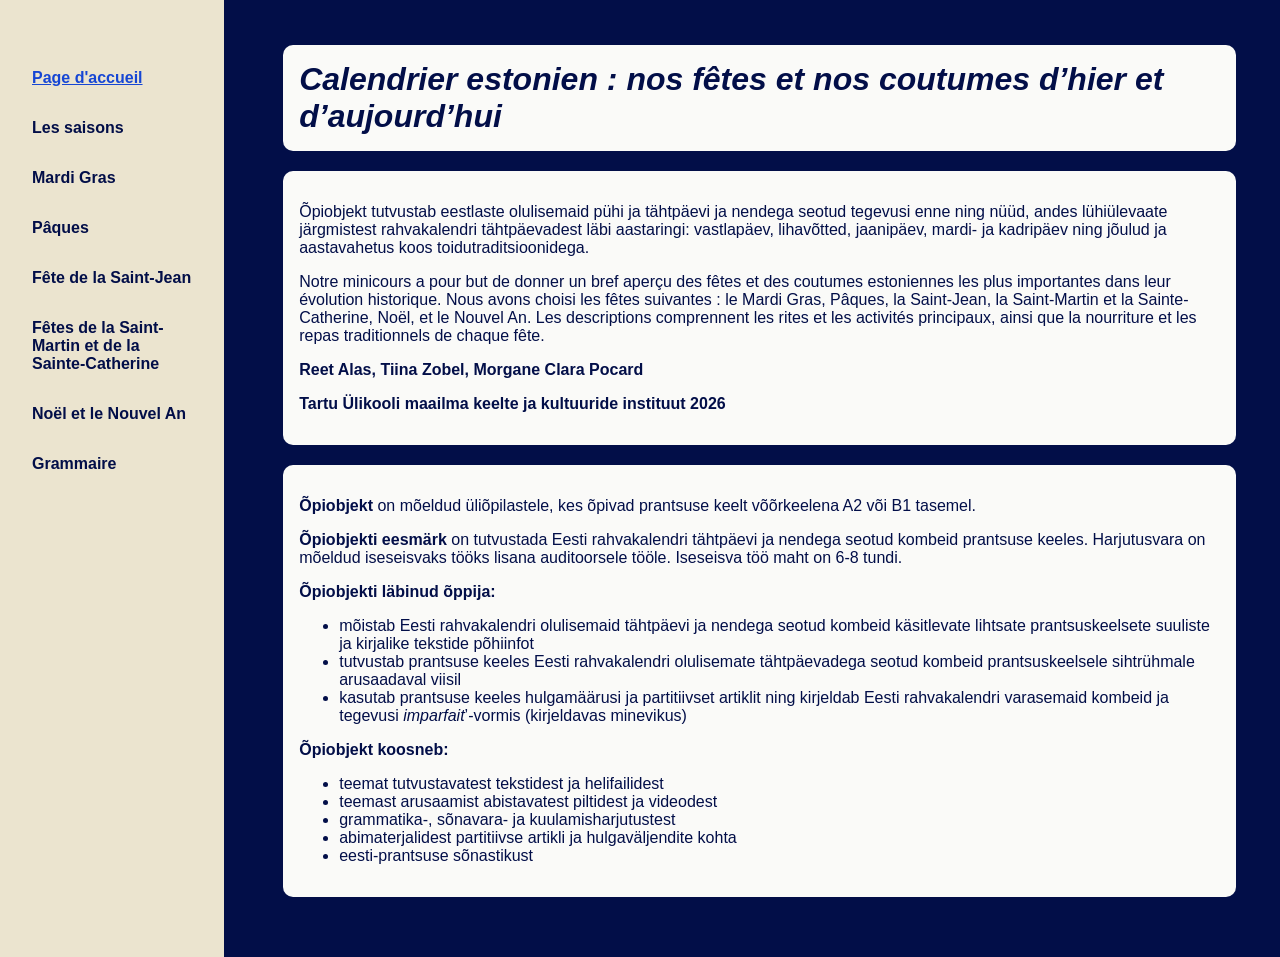
<file: index.html>
<!DOCTYPE html>
<html lang="et-EE">

<head>
    <meta charset="UTF-8">
    <meta name="viewport" content="width=device-width, initial-scale=1.0">
    <title>Calendrier estonien</title>
    <link rel="stylesheet" href="/css/vorming.css">
    <link rel="stylesheet" href="css/pealeht.css">
</head>

<body>
    <nav lang="fr">
        <a class="aktiivne" href="index.html">Page d'accueil</a>
        <a href="aastaajad.html">Les saisons</a>
        <a href="vastlad.html">Mardi Gras</a>
        <a href="lihavotted.html">Pâques</a>
        <a href="jaanipaev.html">Fête de la Saint-Jean</a>
        <a href="mardi-ja-kadripaev.html">Fêtes de la Saint-Martin et de la Sainte-Catherine</a>
        <a href="joulud-ja-uusaasta.html">Noël et le Nouvel An</a>
        <a href="grammatika.html">Grammaire</a>
    </nav>

    <main>
        <h1>Calendrier estonien&nbsp;: nos fêtes et nos coutumes d’hier et d’aujourd’hui</h1>

        <div class="sissejuhatus">
            <!-- Sissejuhatav osa-->
            <p>Õpiobjekt tutvustab eestlaste olulisemaid pühi ja tähtpäevi ja nendega seotud tegevusi enne ning nüüd,
                andes lühiülevaate järgmistest rahvakalendri tähtpäevadest läbi aastaringi: vastlapäev, lihavõtted,
                jaanipäev, mardi- ja kadripäev ning jõulud ja aastavahetus koos toidutraditsioonidega.</p>
            <p lang="fr">Notre minicours a pour but de donner un bref aperçu des fêtes et des coutumes estoniennes les
                plus importantes dans leur évolution historique. Nous avons choisi les fêtes suivantes&nbsp;: le Mardi
                Gras, Pâques, la Saint-Jean, la Saint-Martin et la Sainte-Catherine, Noël, et le Nouvel An.
                Les descriptions comprennent les rites et les activités principaux, ainsi que la nourriture et les repas
                traditionnels de chaque fête.</p>

            <!-- Koostajad -->
            <p><b>Reet Alas, Tiina Zobel, Morgane Clara Pocard</b></p>
            <!-- Siia tuleb võib-olla veel nimesid (fotode ja videote autorid) -->
            <p><b>Tartu Ülikooli maailma keelte ja kultuuride instituut 2026</b></p>
        </div>

        <div class="oppeobjekt">
            <!-- Õpiobjekti tutvustus -->
            <p><b>Õpiobjekt</b> on mõeldud üliõpilastele, kes õpivad prantsuse keelt võõrkeelena A2 või B1 tasemel.</p>
            <p><b>Õpiobjekti eesmärk</b> on tutvustada Eesti rahvakalendri tähtpäevi ja nendega seotud kombeid prantsuse
                keeles. Harjutusvara on mõeldud iseseisvaks tööks lisana auditoorsele tööle.
                Iseseisva töö maht on 6-8 tundi.</p>
            <p><b>Õpiobjekti läbinud õppija:</b></p>
            <ul>
                <li>mõistab Eesti rahvakalendri olulisemaid tähtpäevi ja nendega seotud kombeid käsitlevate lihtsate
                    prantsuskeelsete suuliste ja kirjalike tekstide põhiinfot</li>
                <li>tutvustab prantsuse keeles Eesti rahvakalendri olulisemate tähtpäevadega seotud kombeid
                    prantsuskeelsele sihtrühmale arusaadaval viisil</li>
                <li>kasutab prantsuse keeles hulgamäärusi ja partitiivset artiklit ning kirjeldab Eesti rahvakalendri
                    varasemaid kombeid ja tegevusi <i>imparfait</i>’-vormis (kirjeldavas minevikus)</li>
            </ul>
            <p><b>Õpiobjekt koosneb:</b></p>
            <ul>
                <li>teemat tutvustavatest tekstidest ja helifailidest</li>
                <li>teemast arusaamist abistavatest piltidest ja videodest</li>
                <li>grammatika-, sõnavara- ja kuulamisharjutustest</li>
                <li>abimaterjalidest partitiivse artikli ja hulgaväljendite kohta</li>
                <li>eesti-prantsuse sõnastikust</li>
            </ul>
        </div>
    </main>
</body>

</html>
</file>
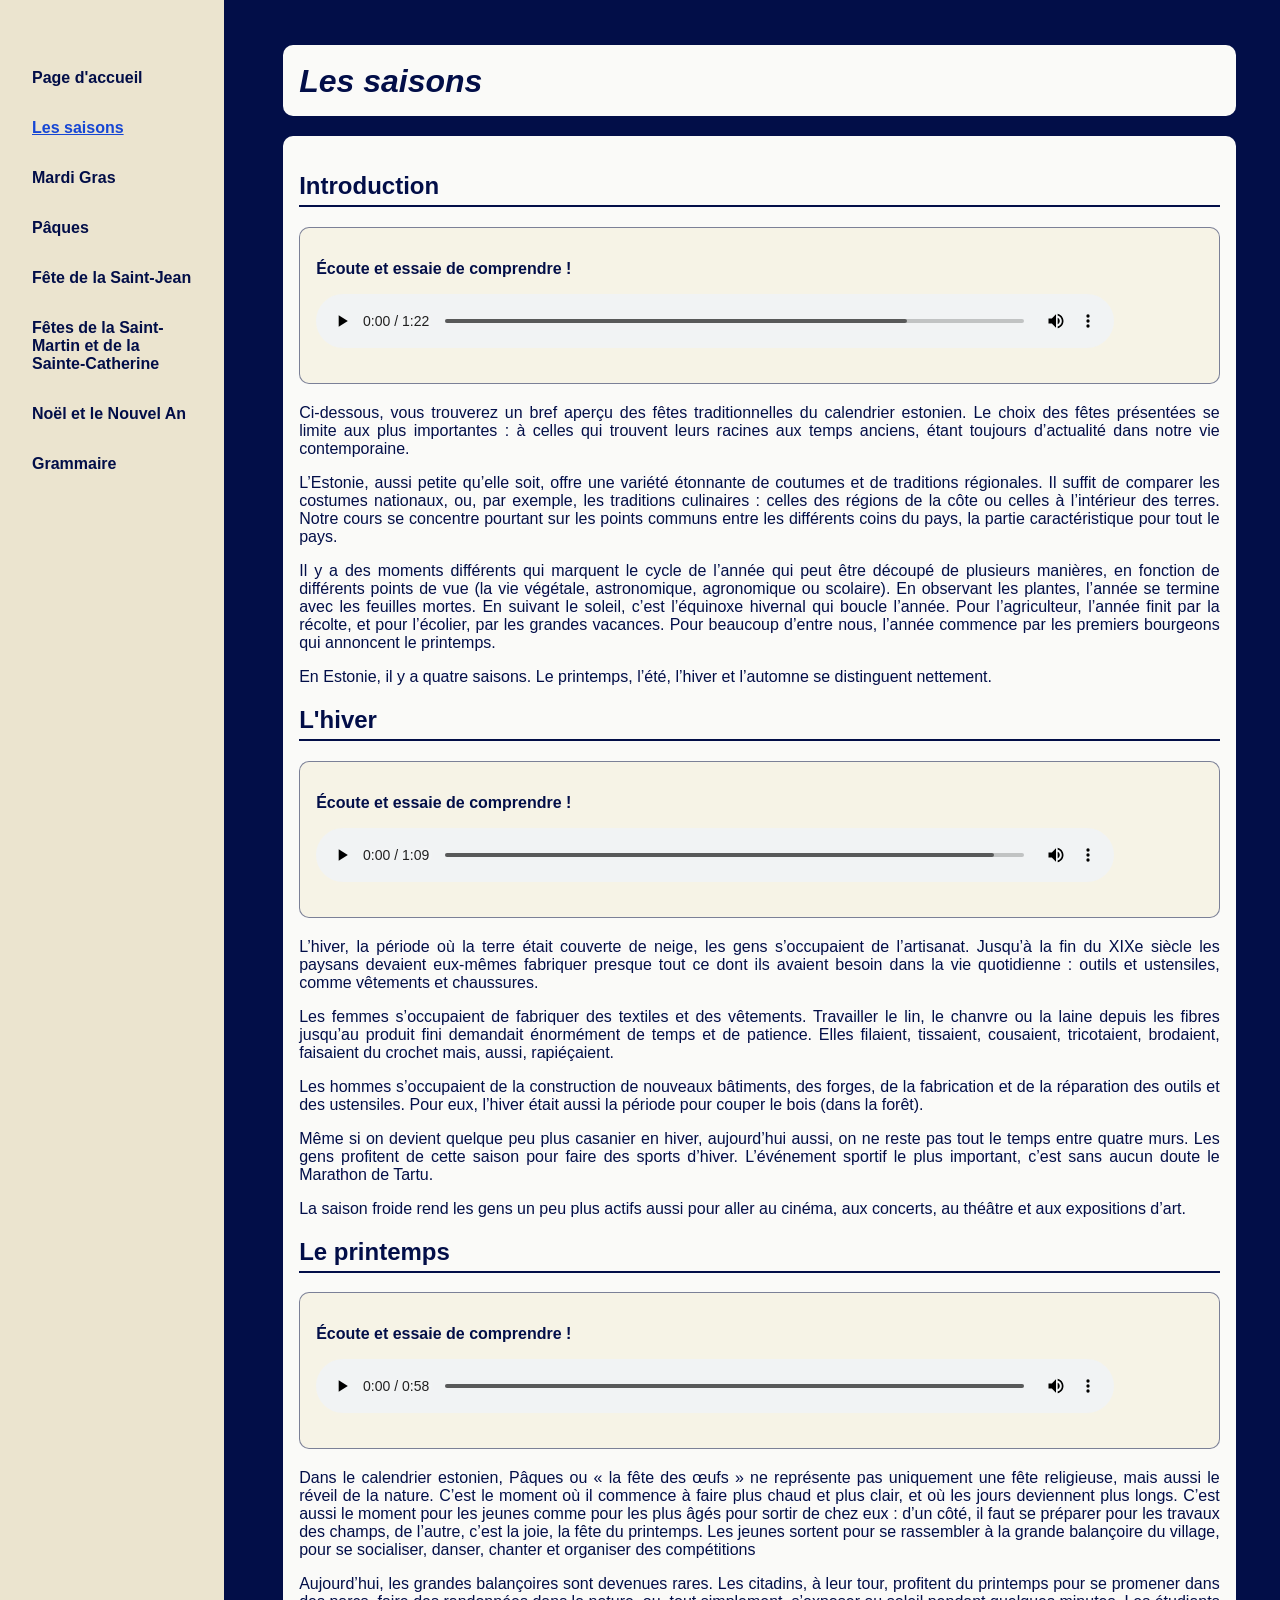
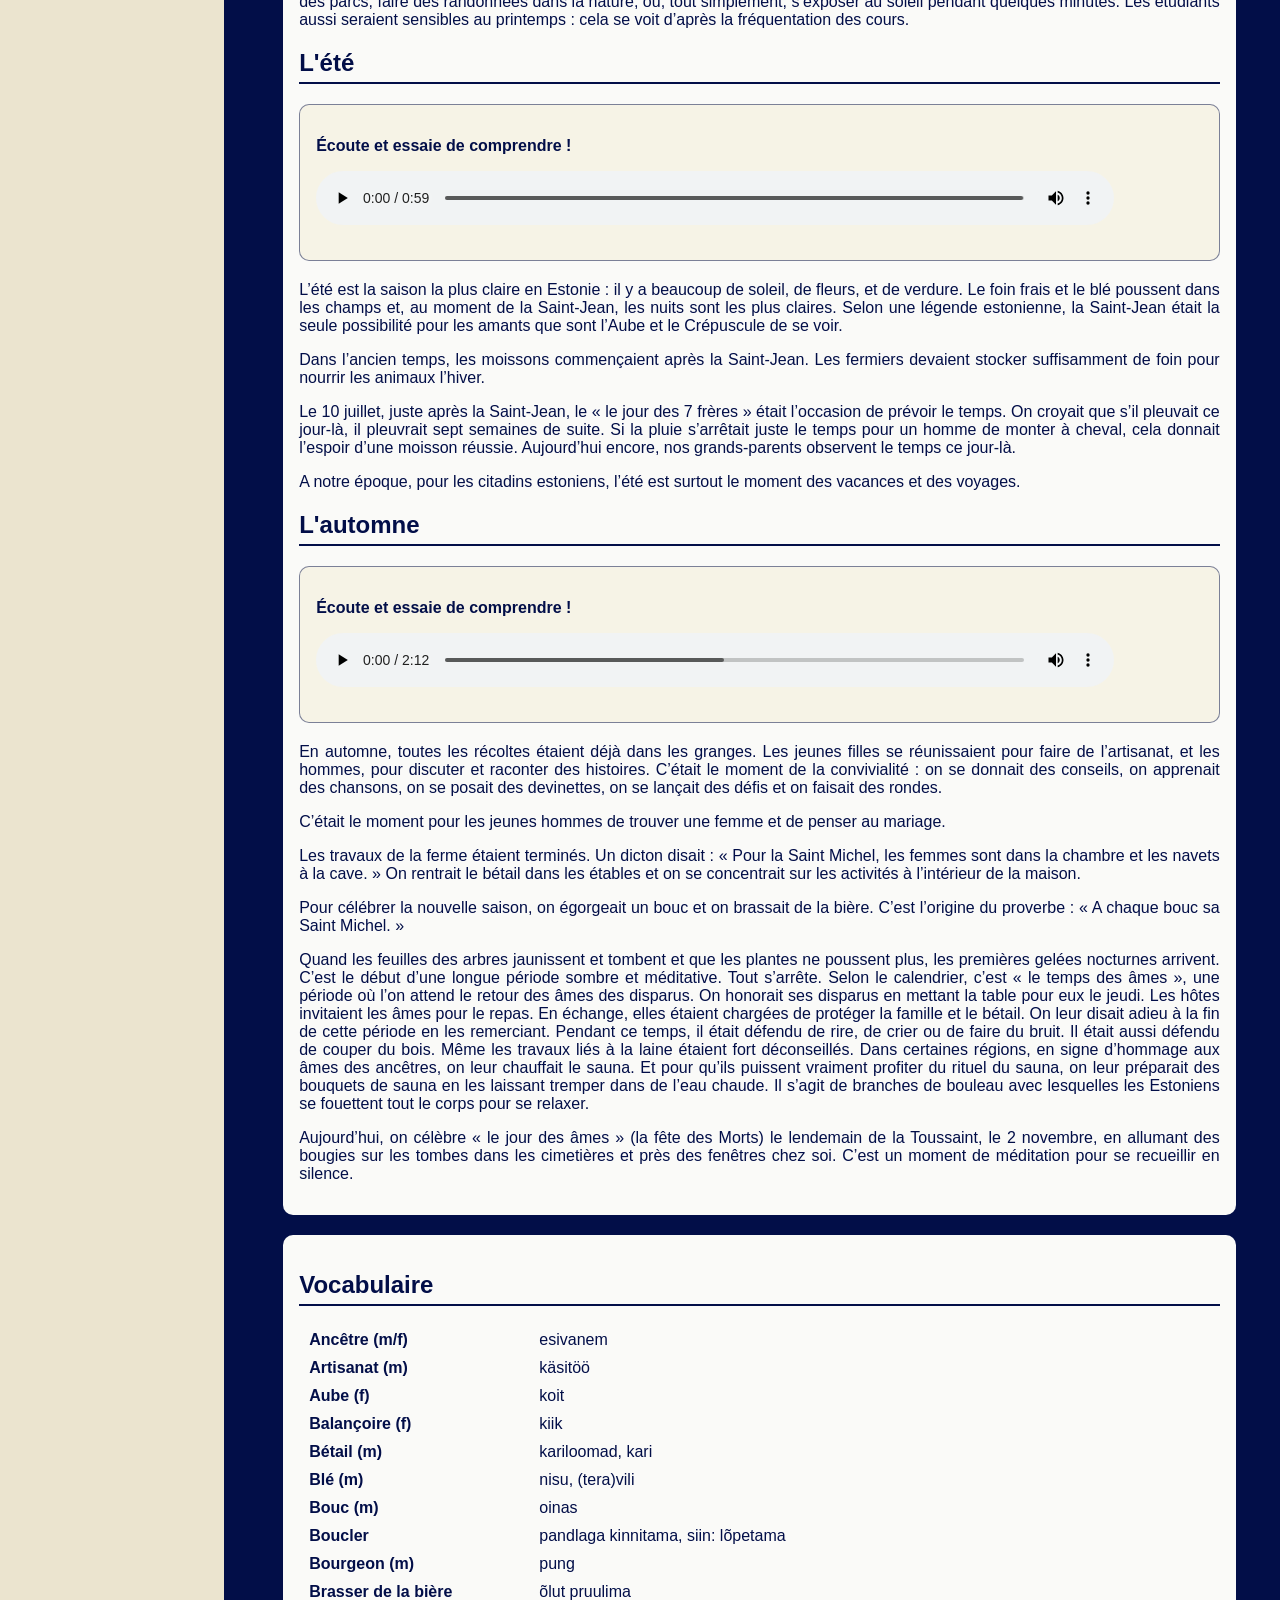
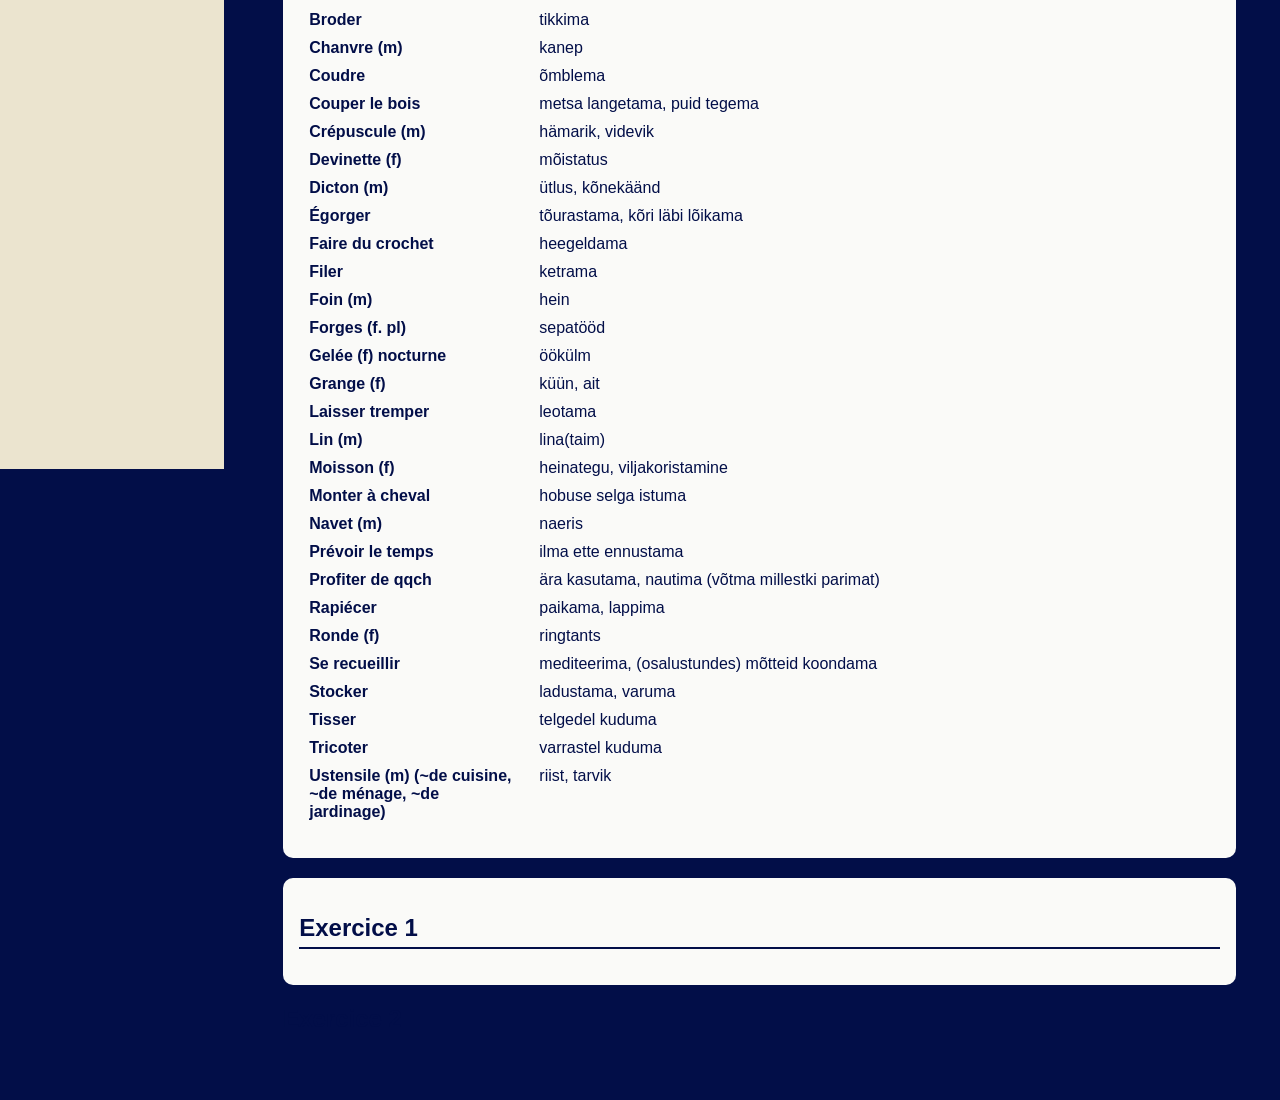
<file: aastaajad.html>
<!DOCTYPE html>
<html lang="fr">

<head>
    <meta charset="UTF-8">
    <meta name="viewport" content="width=device-width, initial-scale=1.0">
    <title>Introduction et les saisons</title>
    <link rel="stylesheet" href="/css/vorming.css">
    <link rel="stylesheet" href="/css/vahelehtede.css"> 
</head>

<body>
    <nav>
        <a href="index.html">Page d'accueil</a>
        <a class="aktiivne" href="aastaajad.html">Les saisons</a>
        <a href="vastlad.html">Mardi Gras</a>
        <a href="lihavotted.html">Pâques</a>
        <a href="jaanipaev.html">Fête de la Saint-Jean</a>
        <a href="mardi-ja-kadripaev.html">Fêtes de la Saint-Martin et de la Sainte-Catherine</a>
        <a href="joulud-ja-uusaasta.html">Noël et le Nouvel An</a>
        <a href="grammatika.html">Grammaire</a>
    </nav>

    <main>
        <h1>Les saisons</h1>

        <section class="lugemistekst">

            <h2>Introduction</h2>

            <div class="kuulamisylesanne">
                <p>Écoute et essaie de comprendre&nbsp;!</p>
                <!-- Audiofail -->
                <audio controls>
                    <source src="/audiofailid/aastaajad/introduction.mp3" type="audio/mpeg">
                    Sinu veebilehitseja ei toeta seda audiopleierit.
                </audio>
            </div>

            <!-- Lugemisteksti sissejuhatav osa -->
            <p>Ci-dessous, vous trouverez un bref aperçu des fêtes traditionnelles du calendrier estonien.
                Le choix des fêtes présentées se limite aux plus importantes&nbsp;: à celles qui trouvent leurs racines
                aux temps anciens, étant toujours d’actualité dans notre vie contemporaine.</p>
            <p>L’Estonie, aussi petite qu’elle soit, offre une variété étonnante de coutumes et de traditions
                régionales.
                Il suffit de comparer les costumes nationaux, ou, par exemple, les traditions culinaires&nbsp;: celles
                des régions de la côte ou celles à l’intérieur des terres.
                Notre cours se concentre pourtant sur les points communs entre les différents coins du pays, la partie
                caractéristique pour tout le pays.</p>
            <p>Il y a des moments différents qui marquent le cycle de l’année qui peut être découpé de plusieurs
                manières, en fonction de différents points de vue (la vie végétale, astronomique, agronomique ou
                scolaire).
                En observant les plantes, l’année se termine avec les feuilles mortes. En suivant le soleil, c’est
                l’équinoxe hivernal qui boucle l’année.
                Pour l’agriculteur, l’année finit par la récolte, et pour l’écolier, par les grandes vacances. Pour
                beaucoup d’entre nous, l’année commence par les premiers bourgeons qui annoncent le printemps.</p>
            <p>En Estonie, il y a quatre saisons. Le printemps, l’été, l’hiver et l’automne se distinguent nettement.
            </p>

            <h2>L'hiver</h2>

            <div class="kuulamisylesanne">
                <p>Écoute et essaie de comprendre&nbsp;!</p>
                <!-- Audiofail -->
                <audio controls>
                    <source src="/audiofailid/aastaajad/hiver.mp3" type="audio/mpeg">
                    Sinu veebilehitseja ei toeta seda audiopleierit.
                </audio>
            </div>

            <!-- Lugemistekst -->
            <p>L’hiver, la période où la terre était couverte de neige, les gens s’occupaient de l’artisanat.
                Jusqu’à la fin du XIXe siècle les paysans devaient eux-mêmes fabriquer presque tout ce dont ils avaient
                besoin dans la vie quotidienne&nbsp;: outils et ustensiles, comme vêtements et chaussures.</p>
            <p>Les femmes s’occupaient de fabriquer des textiles et des vêtements. Travailler le lin, le chanvre ou la
                laine depuis les fibres jusqu’au produit fini demandait énormément de temps et de patience.
                Elles filaient, tissaient, cousaient, tricotaient, brodaient, faisaient du crochet mais, aussi,
                rapiéçaient.</p>
            <p>Les hommes s’occupaient de la construction de nouveaux bâtiments, des forges, de la fabrication et de la
                réparation des outils et des ustensiles. Pour eux, l’hiver était aussi la période pour couper le bois
                (dans la forêt).</p>
            <p>Même si on devient quelque peu plus casanier en hiver, aujourd’hui aussi, on ne reste pas tout le temps
                entre quatre murs. Les gens profitent de cette saison pour faire des sports d’hiver.
                L’événement sportif le plus important, c’est sans aucun doute le Marathon de Tartu.</p>
            <p>La saison froide rend les gens un peu plus actifs aussi pour aller au cinéma, aux concerts, au théâtre et
                aux expositions d’art.</p>

            <h2>Le printemps</h2>

            <div class="kuulamisylesanne">
                <p>Écoute et essaie de comprendre&nbsp;!</p>
                <!-- Audiofail -->
                <audio controls>
                    <source src="/audiofailid/aastaajad/printemps.mp3" type="audio/mpeg">
                    Sinu veebilehitseja ei toeta seda audiopleierit.
                </audio>
            </div>

            <!-- Lugemistekst -->
            <p>Dans le calendrier estonien, Pâques ou «&nbsp;la fête des œufs&nbsp;» ne représente pas uniquement une
                fête religieuse, mais aussi le réveil de la nature.
                C’est le moment où il commence à faire plus chaud et plus clair, et où les jours deviennent plus longs.
                C’est aussi le moment pour les jeunes comme pour les plus âgés pour sortir de chez eux&nbsp;: d’un côté,
                il faut se préparer pour les travaux des champs, de l’autre, c’est la joie, la fête du printemps.
                Les jeunes sortent pour se rassembler à la grande balançoire du village, pour se socialiser, danser,
                chanter et organiser des compétitions</p>
            <p>Aujourd’hui, les grandes balançoires sont devenues rares. Les citadins, à leur tour, profitent du
                printemps pour se promener dans des parcs, faire des randonnées dans la nature, ou, tout simplement,
                s’exposer au soleil pendant quelques minutes.
                Les étudiants aussi seraient sensibles au printemps&nbsp;: cela se voit d’après la fréquentation des
                cours.</p>

            <h2>L'été</h2>

            <div class="kuulamisylesanne">
                <p>Écoute et essaie de comprendre&nbsp;!</p>
                <!-- Audiofail -->
                <audio controls>
                    <source src="/audiofailid/aastaajad/ete.mp3" type="audio/mpeg">
                    Sinu veebilehitseja ei toeta seda audiopleierit.
                </audio>
            </div>

            <!-- Lugemistekst -->
            <p>L’été est la saison la plus claire en Estonie&nbsp;: il y a beaucoup de soleil, de fleurs, et de verdure.
                Le foin frais et le blé poussent dans les champs et, au moment de la Saint-Jean, les nuits sont les plus
                claires.
                Selon une légende estonienne, la Saint-Jean était la seule possibilité pour les amants que sont l’Aube
                et le Crépuscule de se voir.</p>
            <p>Dans l’ancien temps, les moissons commençaient après la Saint-Jean. Les fermiers devaient stocker
                suffisamment de foin pour nourrir les animaux l’hiver.</p>
            <p>Le 10 juillet, juste après la Saint-Jean, le «&nbsp;le jour des 7 frères&nbsp;» était l’occasion de
                prévoir le temps. On croyait que s’il pleuvait ce jour-là, il pleuvrait sept semaines de suite.
                Si la pluie s’arrêtait juste le temps pour un homme de monter à cheval, cela donnait l’espoir d’une
                moisson réussie. Aujourd’hui encore, nos grands-parents observent le temps ce jour-là.</p>
            <p>A notre époque, pour les citadins estoniens, l’été est surtout le moment des vacances et des voyages.</p>

            <h2>L'automne</h2>

            <div class="kuulamisylesanne">
                <p>Écoute et essaie de comprendre&nbsp;!</p>
                <!-- Audiofail -->
                <audio controls>
                    <source src="/audiofailid/aastaajad/automne.mp3" type="audio/mpeg">
                    Sinu veebilehitseja ei toeta seda audiopleierit.
                </audio>
            </div>

            <!-- Lugemistekst -->
            <p>En automne, toutes les récoltes étaient déjà dans les granges. Les jeunes filles se réunissaient pour
                faire de l’artisanat, et les hommes, pour discuter et raconter des histoires.
                C’était le moment de la convivialité&nbsp;: on se donnait des conseils, on apprenait des chansons, on se
                posait des devinettes, on se lançait des défis et on faisait des rondes.</p>
            <p>C’était le moment pour les jeunes hommes de trouver une femme et de penser au mariage.</p>
            <p>Les travaux de la ferme étaient terminés. Un dicton disait&nbsp;: «&nbsp;Pour la Saint Michel, les femmes
                sont dans la chambre et les navets à la cave.&nbsp;» On rentrait le bétail dans les étables et on se
                concentrait sur les activités à l’intérieur de la maison.</p>
            <p>Pour célébrer la nouvelle saison, on égorgeait un bouc et on brassait de la bière. C’est l’origine du
                proverbe&nbsp;: «&nbsp;A chaque bouc sa Saint Michel.&nbsp;»</p>
            <p>Quand les feuilles des arbres jaunissent et tombent et que les plantes ne poussent plus, les premières
                gelées nocturnes arrivent. C’est le début d’une longue période sombre et méditative. Tout s’arrête.
                Selon le calendrier, c’est «&nbsp;le temps des âmes&nbsp;», une période où l’on attend le retour des
                âmes des disparus.
                On honorait ses disparus en mettant la table pour eux le jeudi. Les hôtes invitaient les âmes pour le
                repas. En échange, elles étaient chargées de protéger la famille et le bétail. On leur disait adieu à la
                fin de cette période en les remerciant. Pendant ce temps, il était défendu de rire, de crier ou de faire
                du bruit.
                Il était aussi défendu de couper du bois. Même les travaux liés à la laine étaient fort déconseillés.
                Dans certaines régions, en signe d’hommage aux âmes des ancêtres, on leur chauffait le sauna. Et pour
                qu’ils puissent vraiment profiter du rituel du sauna, on leur préparait des bouquets de sauna en les
                laissant tremper dans de l’eau chaude.
                Il s’agit de branches de bouleau avec lesquelles les Estoniens se fouettent tout le corps pour se
                relaxer. </p>
            <p>Aujourd’hui, on célèbre «&nbsp;le jour des âmes&nbsp;» (la fête des Morts) le lendemain de la Toussaint,
                le 2 novembre, en allumant des bougies sur les tombes dans les cimetières et près des fenêtres chez soi.
                C’est un moment de méditation pour se recueillir en silence.</p>
        </section>

        <section class="sonavara">
            <h2>Vocabulaire</h2>
            <!-- Sõnavara -->
            <dl>
                <dt>Ancêtre (m/f)</dt>
                <dd>esivanem</dd>
                <dt>Artisanat (m)</dt>
                <dd>käsitöö</dd>
                <dt>Aube (f)</dt>
                <dd>koit</dd>
                <dt>Balançoire (f)</dt>
                <dd>kiik</dd>
                <dt>Bétail (m)</dt>
                <dd>kariloomad, kari</dd>
                <dt>Blé (m)</dt>
                <dd>nisu, (tera)vili</dd>
                <dt>Bouc (m)</dt>
                <dd>oinas</dd>
                <dt>Boucler</dt>
                <dd>pandlaga kinnitama, siin: lõpetama</dd>
                <dt>Bourgeon (m)</dt>
                <dd>pung</dd>
                <dt>Brasser de la bière</dt>
                <dd>õlut pruulima</dd>
                <dt>Broder</dt>
                <dd>tikkima</dd>
                <dt>Chanvre (m)</dt>
                <dd>kanep</dd>
                <dt>Coudre</dt>
                <dd>õmblema</dd>
                <dt>Couper le bois</dt>
                <dd>metsa langetama, puid tegema</dd>
                <dt>Crépuscule (m)</dt>
                <dd>hämarik, videvik</dd>
                <dt>Devinette (f)</dt>
                <dd>mõistatus</dd>
                <dt>Dicton (m)</dt>
                <dd>ütlus, kõnekäänd</dd>
                <dt>Égorger</dt>
                <dd>tõurastama, kõri läbi lõikama</dd>
                <dt>Faire du crochet</dt>
                <dd>heegeldama</dd>
                <dt>Filer</dt>
                <dd>ketrama</dd>
                <dt>Foin (m)</dt>
                <dd>hein</dd>
                <dt>Forges (f. pl)</dt>
                <dd>sepatööd</dd>
                <dt>Gelée (f) nocturne</dt>
                <dd>öökülm</dd>
                <dt>Grange (f)</dt>
                <dd>küün, ait</dd>
                <dt>Laisser tremper</dt>
                <dd>leotama</dd>
                <dt>Lin (m)</dt>
                <dd>lina(taim)</dd>
                <dt>Moisson (f)</dt>
                <dd>heinategu, viljakoristamine</dd>
                <dt>Monter à cheval</dt>
                <dd>hobuse selga istuma</dd>
                <dt>Navet (m)</dt>
                <dd>naeris</dd>
                <dt>Prévoir le temps</dt>
                <dd>ilma ette ennustama</dd>
                <dt>Profiter de qqch</dt>
                <dd>ära kasutama, nautima (võtma millestki parimat)</dd>
                <dt>Rapiécer</dt>
                <dd>paikama, lappima</dd>
                <dt>Ronde (f)</dt>
                <dd>ringtants</dd>
                <dt>Se recueillir</dt>
                <dd>mediteerima, (osalustundes) mõtteid koondama</dd>
                <dt>Stocker</dt>
                <dd>ladustama, varuma</dd>
                <dt>Tisser</dt>
                <dd>telgedel kuduma</dd>
                <dt>Tricoter</dt>
                <dd>varrastel kuduma</dd>
                <dt>Ustensile (m) (~de cuisine, ~de ménage, ~de jardinage)</dt>
                <dd>riist, tarvik</dd>
            </dl>
        </section>

        <section class="lunkharjutus">
            <h2>Exercice 1</h2> <!-- Täpsusta vajadusel pealkirja -->
            <!-- Lünktekst -->
        </section>

        <section class="muu-harjutus"> <!-- Täpsusta id! -->
            <h2>Exercice 2</h2> <!-- Täpsusta vajadusel pealkirja -->
            <!-- Muu harjutus -->
        </section>
    </main>
</body>

</html>
</file>
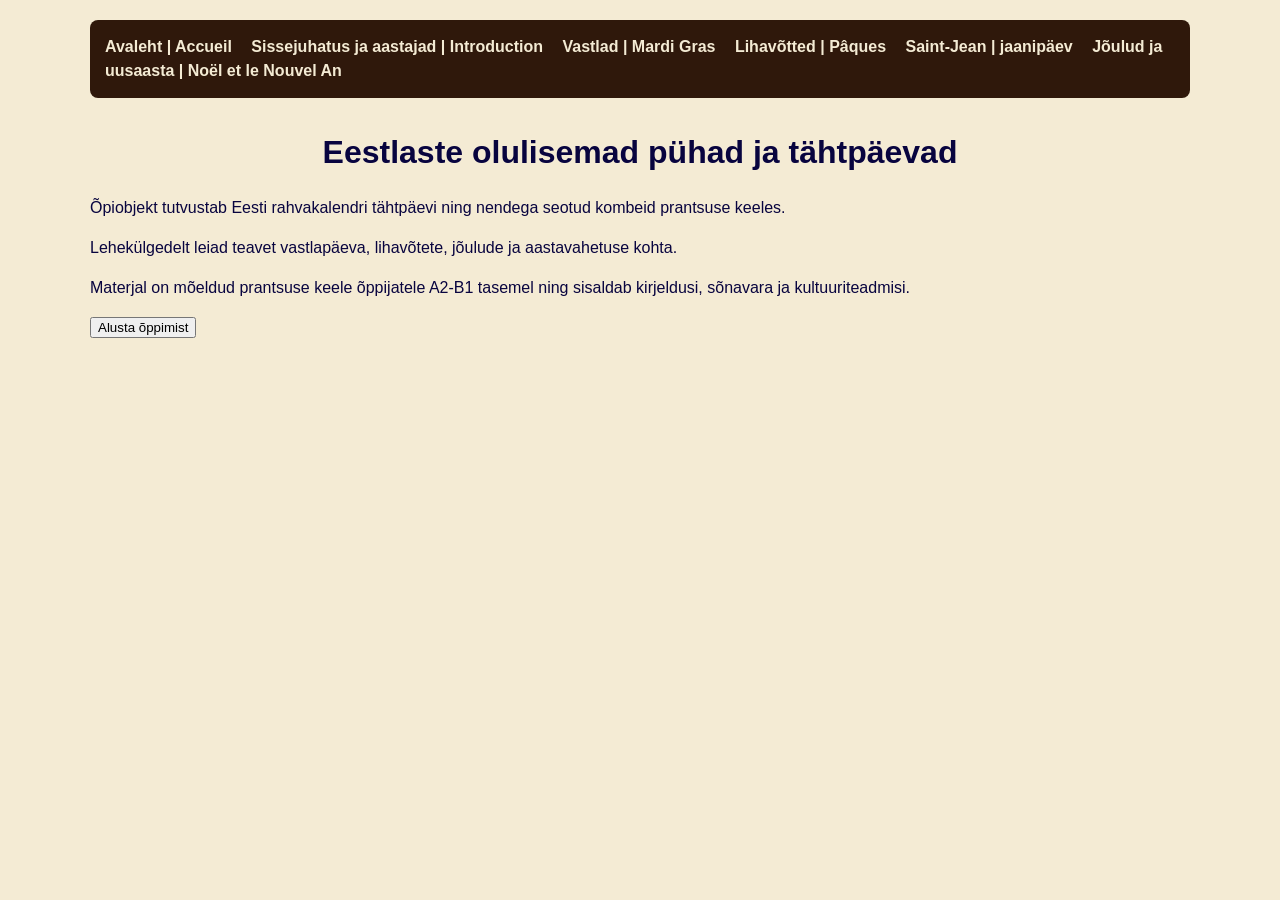
<file: alg.index.html>
<!DOCTYPE html>
<html lang="et">

<head>
    <meta charset="UTF-8">
    <meta name="viewport" content="width=device-width, initial-scale=1.0">
    <title>Eestlaste olulisemad pühad ja tähtpäevad</title>
    <link rel="stylesheet" href="algeline.css">
</head>

<body>

    <nav>
        <a href="alg.index.html">Avaleht | Accueil </a>
        <a href="sissejuh.html">Sissejuhatus ja aastajad | Introduction</a>
        <a href="vastlad.html">Vastlad | Mardi Gras</a>
        <a href="paques.html">Lihavõtted | Pâques</a>
        <a href="jaanipäev.html">Saint-Jean | jaanipäev</a>
        <a href="noel.html">Jõulud ja uusaasta | Noël et le Nouvel An</a>
    </nav>

    <div class="card">
        <h1>Eestlaste olulisemad pühad ja tähtpäevad</h1>

        <p>
            Õpiobjekt tutvustab Eesti rahvakalendri tähtpäevi
            ning nendega seotud kombeid prantsuse keeles.
        </p>

        <p>
            Lehekülgedelt leiad teavet vastlapäeva,
            lihavõtete, jõulude ja aastavahetuse kohta.
        </p>

        <p>
            Materjal on mõeldud prantsuse keele õppijatele
            A2-B1 tasemel ning sisaldab kirjeldusi,
            sõnavara ja kultuuriteadmisi. 
        </p>

        <button onclick="location.href='sissejuh.html'">
            Alusta õppimist
        </button>
    </div>

</body>

</html>
</file>
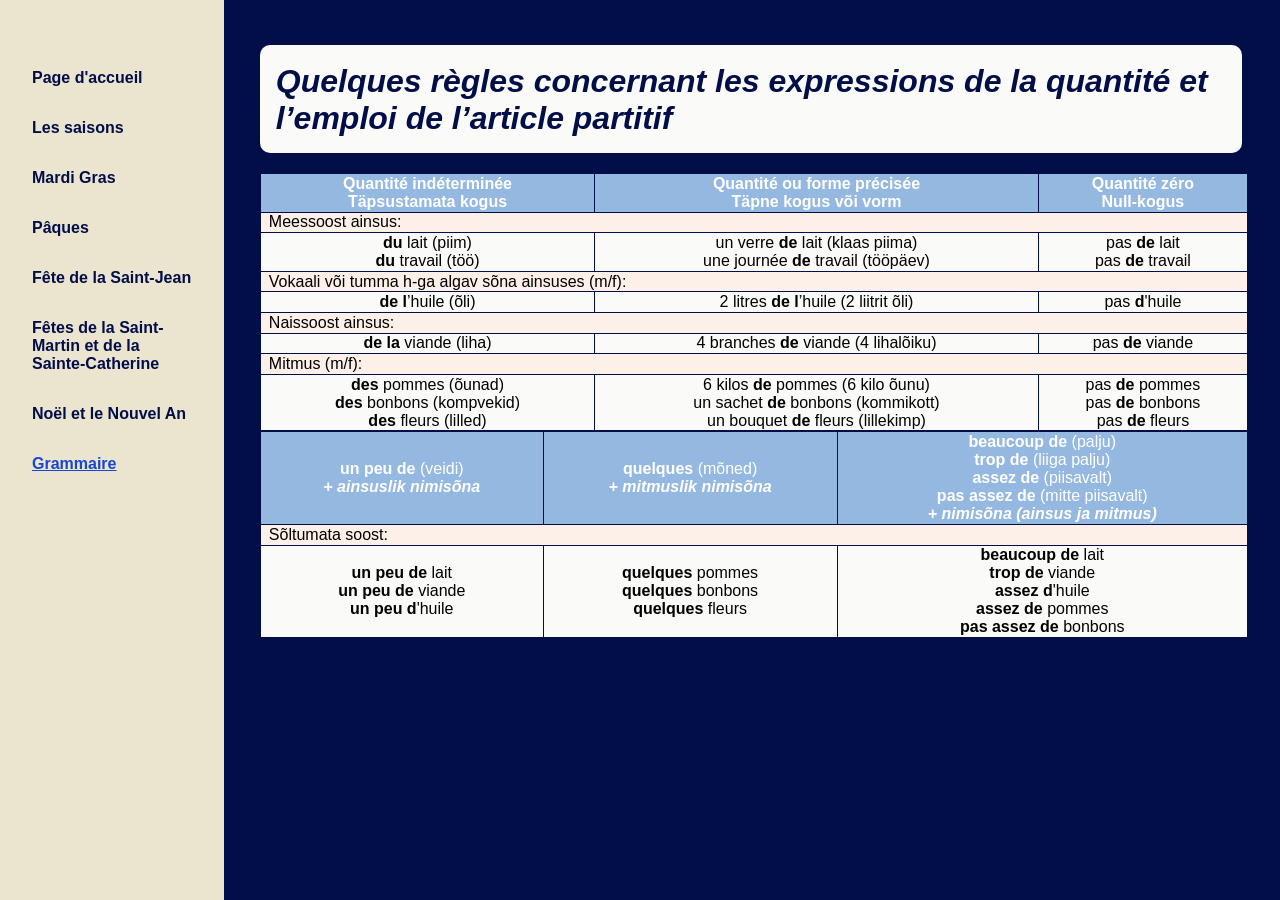
<file: grammatika.html>
<!DOCTYPE html>
<html lang="fr">

<head>
    <meta charset="UTF-8">
    <meta name="viewport" content="width=device-width, initial-scale=1.0">
    <title>La grammaire</title>
    <link rel="stylesheet" href="/css/vorming.css">
    <link rel="stylesheet" href="css/grammatika.css">
</head>

<body>
    <nav>
        <a href="index.html">Page d'accueil</a>
        <a href="aastaajad.html">Les saisons</a>
        <a href="vastlad.html">Mardi Gras</a>
        <a href="lihavotted.html">Pâques</a>
        <a href="jaanipaev.html">Fête de la Saint-Jean</a>
        <a href="mardi-ja-kadripaev.html">Fêtes de la Saint-Martin et de la Sainte-Catherine</a>
        <a href="joulud-ja-uusaasta.html">Noël et le Nouvel An</a>
        <a class="aktiivne" href="grammatika.html">Grammaire</a>
    </nav>

    <main>
        <h1>Quelques règles concernant les expressions de la quantité et l’emploi de l’article partitif</h1>
        <div>
            <table>
                <tr>
                    <th>Quantité indéterminée<br>Täpsustamata kogus</th>
                    <th>Quantité ou forme précisée<br>Täpne kogus või vorm</th>
                    <th>Quantité zéro<br>Null-kogus</th>
                </tr>
                <tr>
                    <td colspan="3" class="yhine-rida">Meessoost ainsus:</td>
                </tr>
                <tr>
                    <td><b>du</b> lait (piim)<br>
                        <b>du</b> travail (töö)
                    </td>

                    <td>un verre <b>de</b> lait (klaas piima)<br>
                        une journée <b>de</b> travail (tööpäev)</td>

                    <td>pas <b>de</b> lait<br>
                        pas <b>de</b> travail</td>
                </tr>
                <tr>
                    <td colspan="3" class="yhine-rida">Vokaali või tumma h-ga algav sõna ainsuses (m/f):</td>
                </tr>
                <tr>
                    <td><b>de l</b>’huile (õli)</td>
                    <td>2 litres <b>de l</b>’huile (2 liitrit õli)</td>
                    <td>pas <b>d</b>'huile</td>
                </tr>
                <tr>
                    <td colspan="3" class="yhine-rida">Naissoost ainsus:</td>
                </tr>
                <tr>
                    <td><b>de la</b> viande (liha)</td>
                    <td>4 branches <b>de</b> viande (4 lihalõiku)</td>
                    <td>pas <b>de</b> viande</td>
                </tr>
                <tr>
                    <td colspan="3" class="yhine-rida">Mitmus (m/f):</td>
                </tr>
                <tr>
                    <td><b>des</b> pommes (õunad)<br>
                        <b>des</b> bonbons (kompvekid)<br>
                        <b>des</b> fleurs (lilled)
                    </td>

                    <td>6 kilos <b>de</b> pommes (6 kilo õunu)<br>
                        un sachet <b>de</b> bonbons (kommikott)<br>
                        un bouquet <b>de</b> fleurs (lillekimp)</td>

                    <td>pas <b>de</b> pommes<br>
                        pas <b>de</b> bonbons<br>
                        pas <b>de</b> fleurs</td>
                </tr>

            </table>

            <table>
                <tr>
                    <th class="ilmaB"><b>un peu de</b> (veidi)<br><i><b>+ ainsuslik nimisõna</b></i></th>
                    <th class="ilmaB"><b>quelques</b> (mõned)<br><i><b>+ mitmuslik nimisõna</b></i></th>
                    <th class="ilmaB"><b>beaucoup de</b> (palju)<br><b>trop de</b> (liiga palju)<br><b>assez de</b>
                        (piisavalt)<br><b>pas assez de</b> (mitte piisavalt)<br><i><b>+ nimisõna (ainsus ja
                                mitmus)</b></i></th>
                </tr>
                <tr>
                    <td colspan="3" class="yhine-rida">Sõltumata soost:</td>
                </tr>
                <tr>
                    <td><b>un peu de</b> lait<br>
                        <b>un peu de</b> viande<br>
                        <b>un peu d</b>'huile
                    </td>

                    <td><b>quelques</b> pommes<br>
                        <b>quelques</b> bonbons<br>
                        <b>quelques</b> fleurs
                    </td>
                    <td><b>beaucoup de</b> lait<br>
                        <b>trop de</b> viande<br>
                        <b>assez d</b>'huile<br>
                        <b>assez de</b> pommes<br>
                        <b>pas assez de</b> bonbons
                    </td>
                </tr>

            </table>
        </div>
    </main>
</body>

</html>
</file>
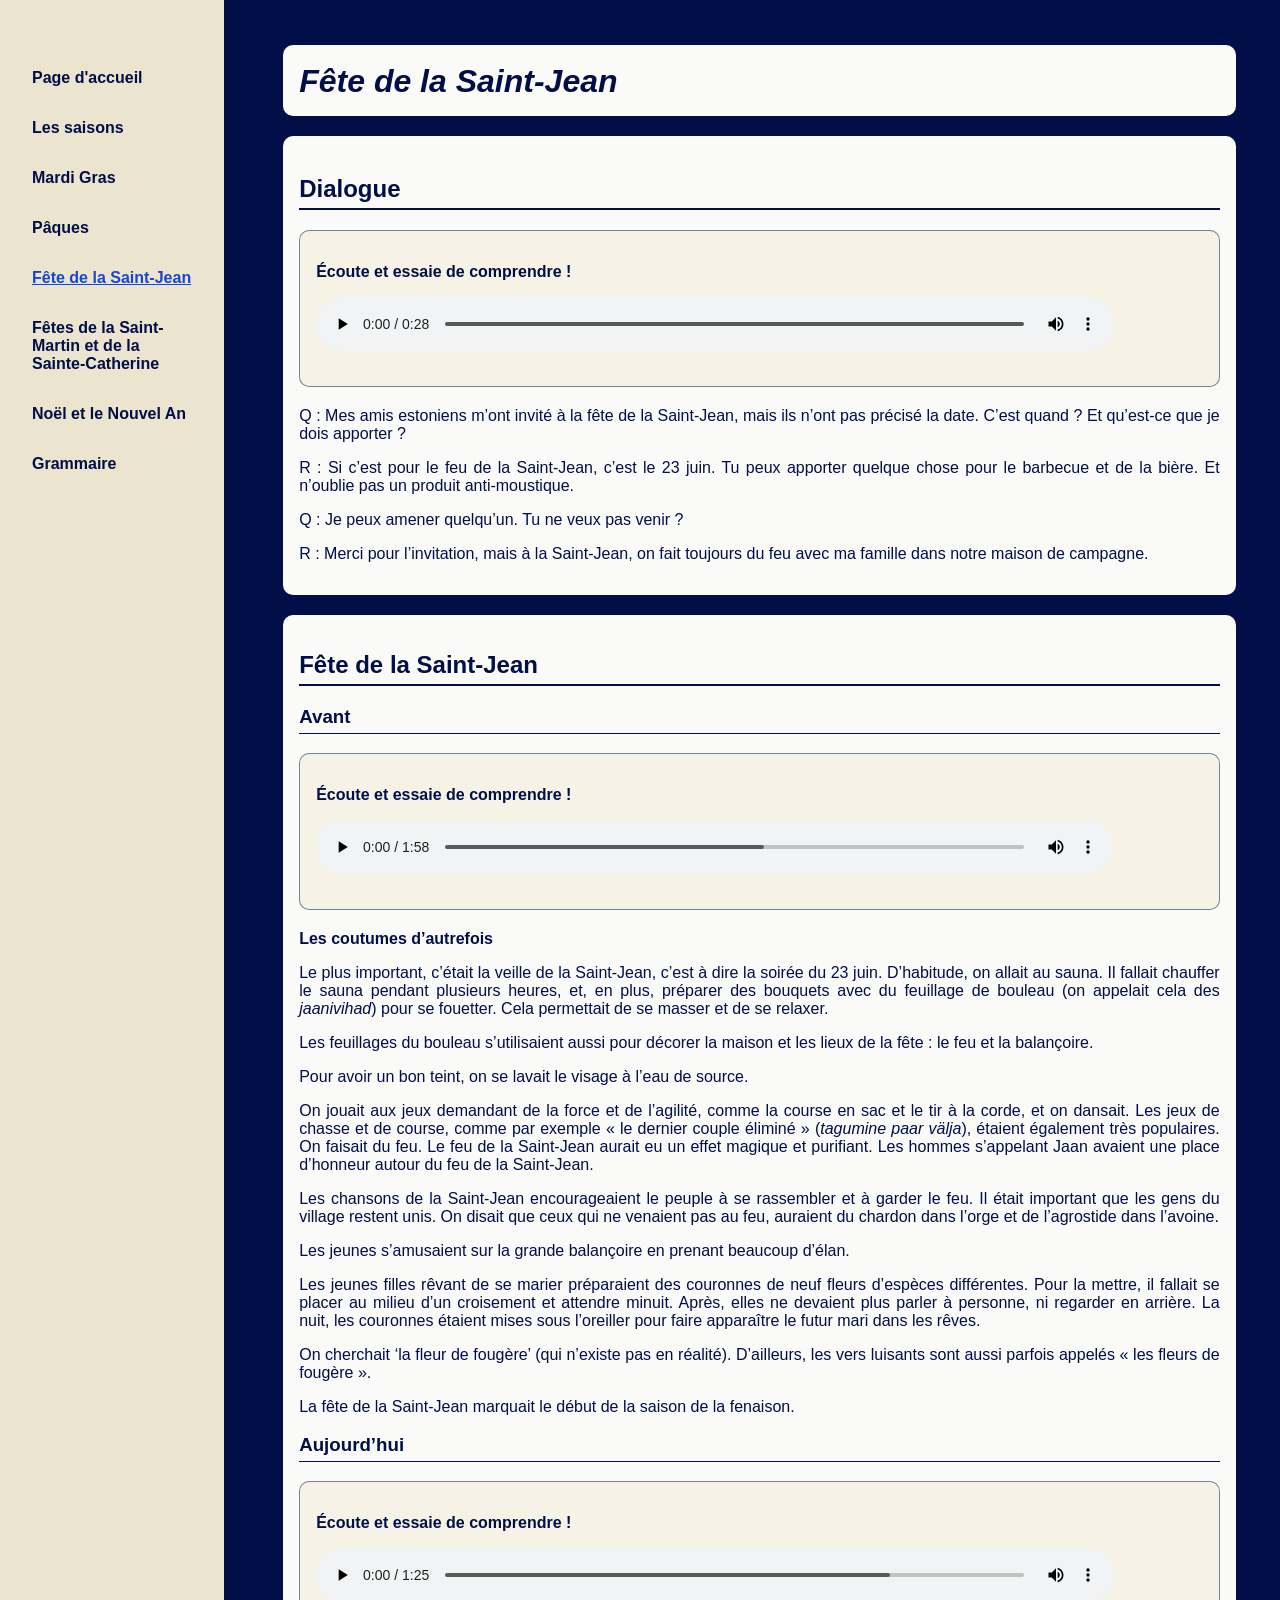
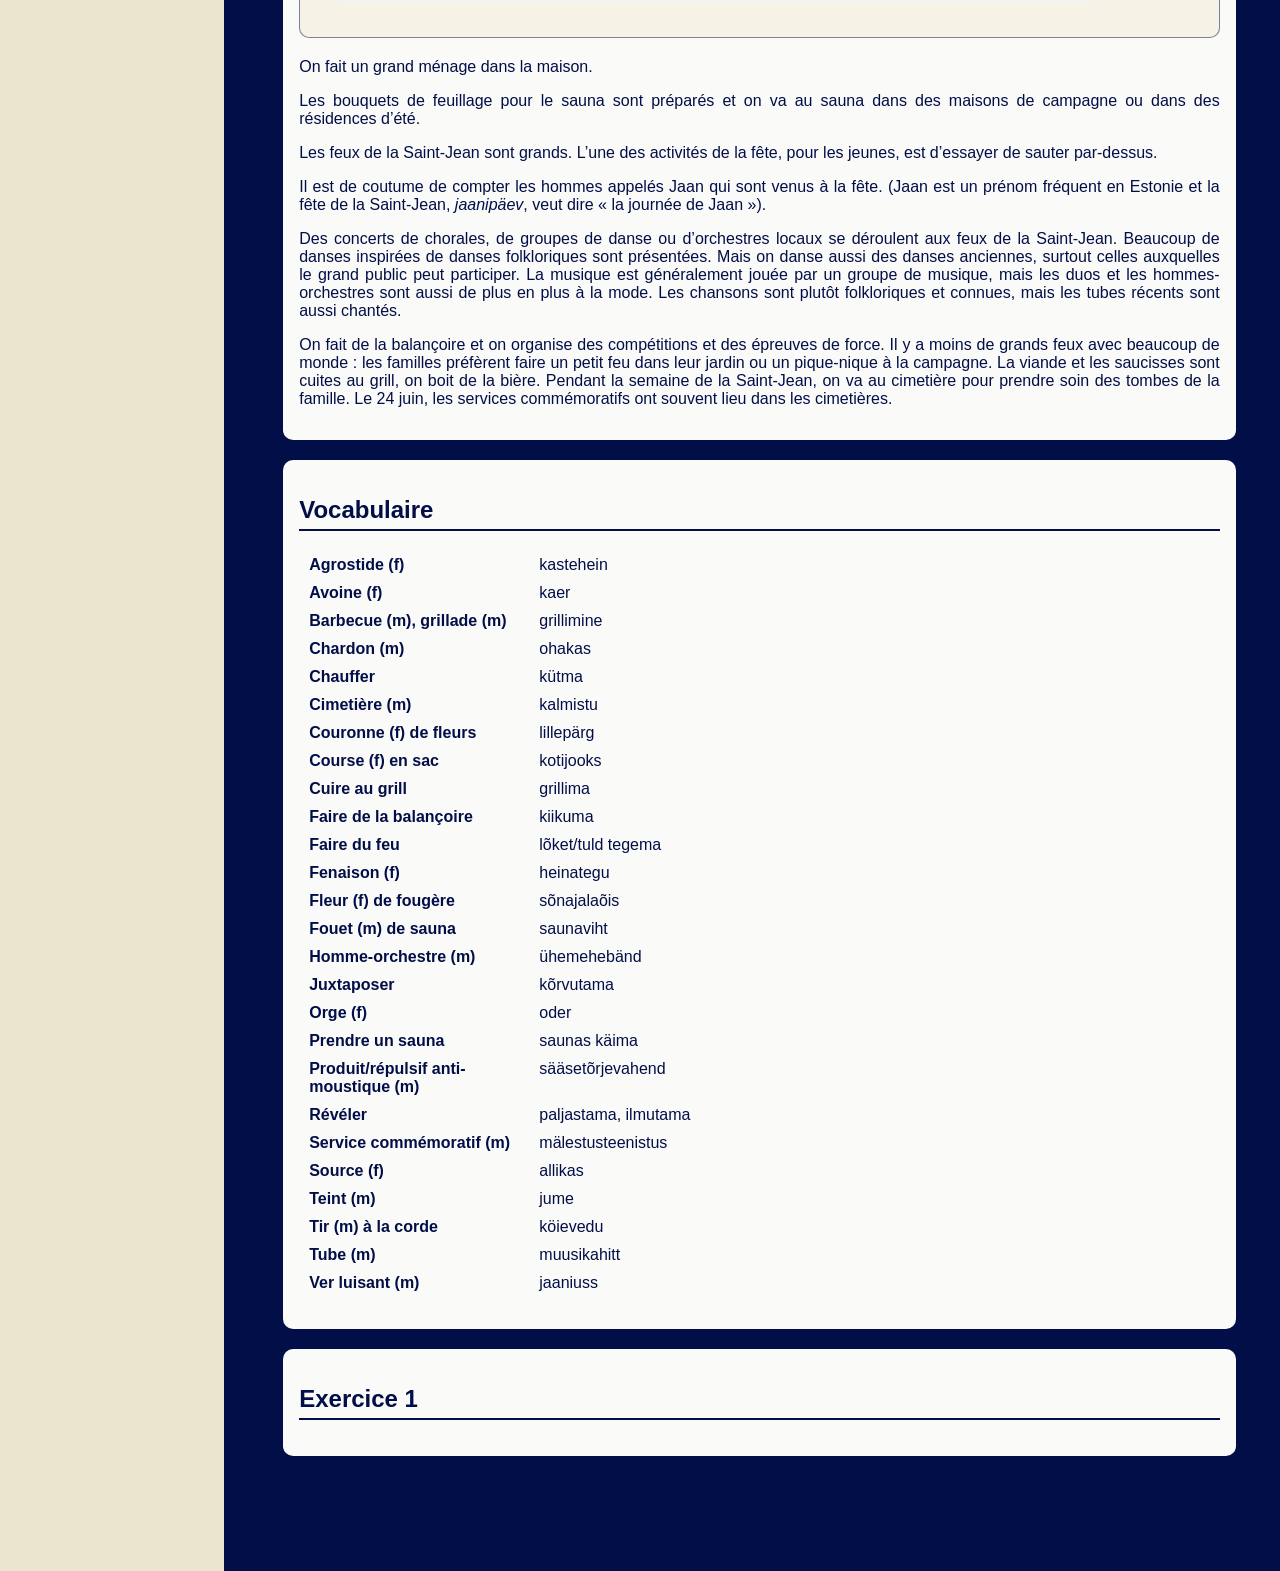
<file: jaanipaev.html>
<!DOCTYPE html>
<html lang="fr">

<head>
    <meta charset="UTF-8">
    <meta name="viewport" content="width=device-width, initial-scale=1.0">
    <title>Fête de la Saint-Jean</title>
    <link rel="stylesheet" href="/css/vorming.css">
    <link rel="stylesheet" href="/css/vahelehtede.css">
</head>

<body>
    <nav>
        <a href="index.html">Page d'accueil</a>
        <a href="aastaajad.html">Les saisons</a>
        <a href="vastlad.html">Mardi Gras</a>
        <a href="lihavotted.html">Pâques</a>
        <a class="aktiivne" href="jaanipaev.html">Fête de la Saint-Jean</a>
        <a href="mardi-ja-kadripaev.html">Fêtes de la Saint-Martin et de la Sainte-Catherine</a>
        <a href="joulud-ja-uusaasta.html">Noël et le Nouvel An</a>
        <a href="grammatika.html">Grammaire</a>
    </nav>

    <main>
        <h1>Fête de la Saint-Jean</h1>
        <section class="dialoog">
            <h2>Dialogue</h2>

            <div class="kuulamisylesanne">
                <p>Écoute et essaie de comprendre&nbsp;!</p>
                <!-- Audiofail -->
                <audio controls>
                    <source src="/audiofailid/jaanipaev/saint-jean-dialogue.mp3" type="audio/mpeg">
                    Sinu veebilehitseja ei toeta seda audiopleierit.
                </audio>
            </div>

            <!-- Dialoog -->
            <p>Q&nbsp;: Mes amis estoniens m’ont invité à la fête de la Saint-Jean, mais ils n’ont pas précisé la date.
                C’est quand&nbsp;? Et qu’est-ce que je dois apporter&nbsp;?</p>
            <p>R&nbsp;: Si c’est pour le feu de la Saint-Jean, c’est le 23 juin. Tu peux apporter quelque chose pour le
                barbecue et de la bière. Et n’oublie pas un produit anti-moustique.</p>
            <p>Q&nbsp;: Je peux amener quelqu’un. Tu ne veux pas venir&nbsp;?</p>
            <p>R&nbsp;: Merci pour l’invitation, mais à la Saint-Jean, on fait toujours du feu avec ma famille dans
                notre maison de campagne.</p>

        </section>

        <section class="lugemistekst">
            <h2>Fête de la Saint-Jean</h2>
            <h3>Avant</h3>

            <div class="kuulamisylesanne">
                <p>Écoute et essaie de comprendre&nbsp;!</p>
                <!-- Audiofail Avant teksti kohta-->
                <audio controls>
                    <source src="/audiofailid/jaanipaev/saint-jean-avant.mp3" type="audio/mpeg">
                    Sinu veebilehitseja ei toeta seda audiopleierit.
                </audio>
            </div>

            <!-- Lugemistekst -->
            <p><b>Les coutumes d’autrefois</b></p>
            <p>Le plus important, c’était la veille de la Saint-Jean, c’est à dire la soirée du 23 juin. D’habitude, on
                allait au sauna.
                Il fallait chauffer le sauna pendant plusieurs heures, et, en plus, préparer des bouquets avec du
                feuillage de bouleau (on appelait cela des <i>jaanivihad</i>) pour se fouetter.
                Cela permettait de se masser et de se relaxer.</p>
            <p>Les feuillages du bouleau s’utilisaient aussi pour décorer la maison et les lieux de la fête&nbsp;: le
                feu et la balançoire.</p>
            <p>Pour avoir un bon teint, on se lavait le visage à l’eau de source.</p>
            <p>On jouait aux jeux demandant de la force et de l’agilité, comme la course en sac et le tir à la corde, et
                on dansait. Les jeux de chasse et de course, comme par exemple «&nbsp;le dernier couple éliminé&nbsp;»
                (<i>tagumine paar välja</i>), étaient également très populaires.
                On faisait du feu. Le feu de la Saint-Jean aurait eu un effet magique et purifiant. Les hommes
                s’appelant Jaan avaient une place d’honneur autour du feu de la Saint-Jean.</p>
            <p>Les chansons de la Saint-Jean encourageaient le peuple à se rassembler et à garder le feu. Il était
                important que les gens du village restent unis. On disait que ceux qui ne venaient pas au feu, auraient
                du chardon dans l’orge et de l’agrostide dans l’avoine.</p>
            <p>Les jeunes s’amusaient sur la grande balançoire en prenant beaucoup d’élan.</p>
            <p>Les jeunes filles rêvant de se marier préparaient des couronnes de neuf fleurs d’espèces différentes.
                Pour la mettre, il fallait se placer au milieu d’un croisement et attendre minuit. Après, elles ne
                devaient plus parler à personne, ni regarder en arrière.
                La nuit, les couronnes étaient mises sous l’oreiller pour faire apparaître le futur mari dans les rêves.
            </p>
            <p>On cherchait ‘la fleur de fougère’ (qui n’existe pas en réalité). D’ailleurs, les vers luisants sont
                aussi parfois appelés «&nbsp;les fleurs de fougère&nbsp;».</p>
            <p>La fête de la Saint-Jean marquait le début de la saison de la fenaison.</p>

            <h3>Aujourd’hui</h3>

            <div class="kuulamisylesanne">
                <p>Écoute et essaie de comprendre&nbsp;!</p>
                <!-- Audiofail Aujourd’hui teksti kohta-->
                <audio controls>
                    <source src="/audiofailid/jaanipaev/saint-jean-aujourdhui.mp3" type="audio/mpeg">
                    Sinu veebilehitseja ei toeta seda audiopleierit.
                </audio>
            </div>

            <!-- Lugemistekst -->
            <p>On fait un grand ménage dans la maison.</p>
            <p>Les bouquets de feuillage pour le sauna sont préparés et on va au sauna dans des maisons de campagne ou
                dans des résidences d’été.</p>
            <p>Les feux de la Saint-Jean sont grands. L’une des activités de la fête, pour les jeunes, est d’essayer de
                sauter par-dessus.</p>
            <p>Il est de coutume de compter les hommes appelés Jaan qui sont venus à la fête. (Jaan est un prénom
                fréquent en Estonie et la fête de la Saint-Jean, <i>jaanipäev</i>, veut dire «&nbsp;la journée de
                Jaan&nbsp;»).</p>
            <p>Des concerts de chorales, de groupes de danse ou d’orchestres locaux se déroulent aux feux de la
                Saint-Jean. Beaucoup de danses inspirées de danses folkloriques sont présentées. Mais on danse aussi des
                danses anciennes, surtout celles auxquelles le grand public peut participer.
                La musique est généralement jouée par un groupe de musique, mais les duos et les hommes-orchestres sont
                aussi de plus en plus à la mode. Les chansons sont plutôt folkloriques et connues, mais les tubes
                récents sont aussi chantés.</p>
            <p>On fait de la balançoire et on organise des compétitions et des épreuves de force. Il y a moins de grands
                feux avec beaucoup de monde&nbsp;: les familles préfèrent faire un petit feu dans leur jardin ou un
                pique-nique à la campagne. La viande et les saucisses sont cuites au grill, on boit de la bière.
                Pendant la semaine de la Saint-Jean, on va au cimetière pour prendre soin des tombes de la famille. Le
                24 juin, les services commémoratifs ont souvent lieu dans les cimetières.</p>
        </section>

        <section class="sonavara">
            <h2>Vocabulaire</h2>
            <!-- Sõnavara -->
            <dl>
                <dt>Agrostide (f)</dt>
                <dd>kastehein</dd>
                <dt>Avoine (f)</dt>
                <dd>kaer</dd>
                <dt>Barbecue (m), grillade (m)</dt>
                <dd>grillimine</dd>
                <dt>Chardon (m)</dt>
                <dd>ohakas</dd>
                <dt>Chauffer</dt>
                <dd>kütma</dd>
                <dt>Cimetière (m)</dt>
                <dd>kalmistu</dd>
                <dt>Couronne (f) de fleurs</dt>
                <dd>lillepärg</dd>
                <dt>Course (f) en sac</dt>
                <dd>kotijooks</dd>
                <dt>Cuire au grill</dt>
                <dd>grillima</dd>
                <dt>Faire de la balançoire</dt>
                <dd>kiikuma</dd>
                <dt>Faire du feu</dt>
                <dd>lõket/tuld tegema</dd>
                <dt>Fenaison (f)</dt>
                <dd>heinategu</dd>
                <dt>Fleur (f) de fougère</dt>
                <dd>sõnajalaõis</dd>
                <dt>Fouet (m) de sauna</dt>
                <dd>saunaviht</dd>
                <dt>Homme-orchestre (m)</dt>
                <dd>ühemehebänd</dd>
                <dt>Juxtaposer</dt>
                <dd>kõrvutama</dd>
                <dt>Orge (f)</dt>
                <dd>oder</dd>
                <dt>Prendre un sauna</dt>
                <dd>saunas käima</dd>
                <dt>Produit/répulsif anti-moustique (m)</dt>
                <dd>sääsetõrjevahend</dd>
                <dt>Révéler</dt>
                <dd>paljastama, ilmutama</dd>
                <dt>Service commémoratif (m)</dt>
                <dd>mälestusteenistus</dd>
                <dt>Source (f)</dt>
                <dd>allikas</dd>
                <dt>Teint (m)</dt>
                <dd>jume</dd>
                <dt>Tir (m) à la corde</dt>
                <dd>köievedu</dd>
                <dt>Tube (m)</dt>
                <dd>muusikahitt</dd>
                <dt>Ver luisant (m)</dt>
                <dd>jaaniuss</dd>
            </dl>
        </section>

        <section class="lunkharjutus">
            <h2>Exercice 1</h2> <!-- Täpsusta vajadusel pealkirja -->
            <!-- Lünktekst -->
        </section>

        <section class="muu-harjutus"> <!-- Täpsusta id! -->
            <h2>Exercice 2</h2> <!-- Täpsusta vajadusel pealkirja -->
            <!-- Muu harjutus -->
        </section>
    </main>
</body>

</html>
</file>
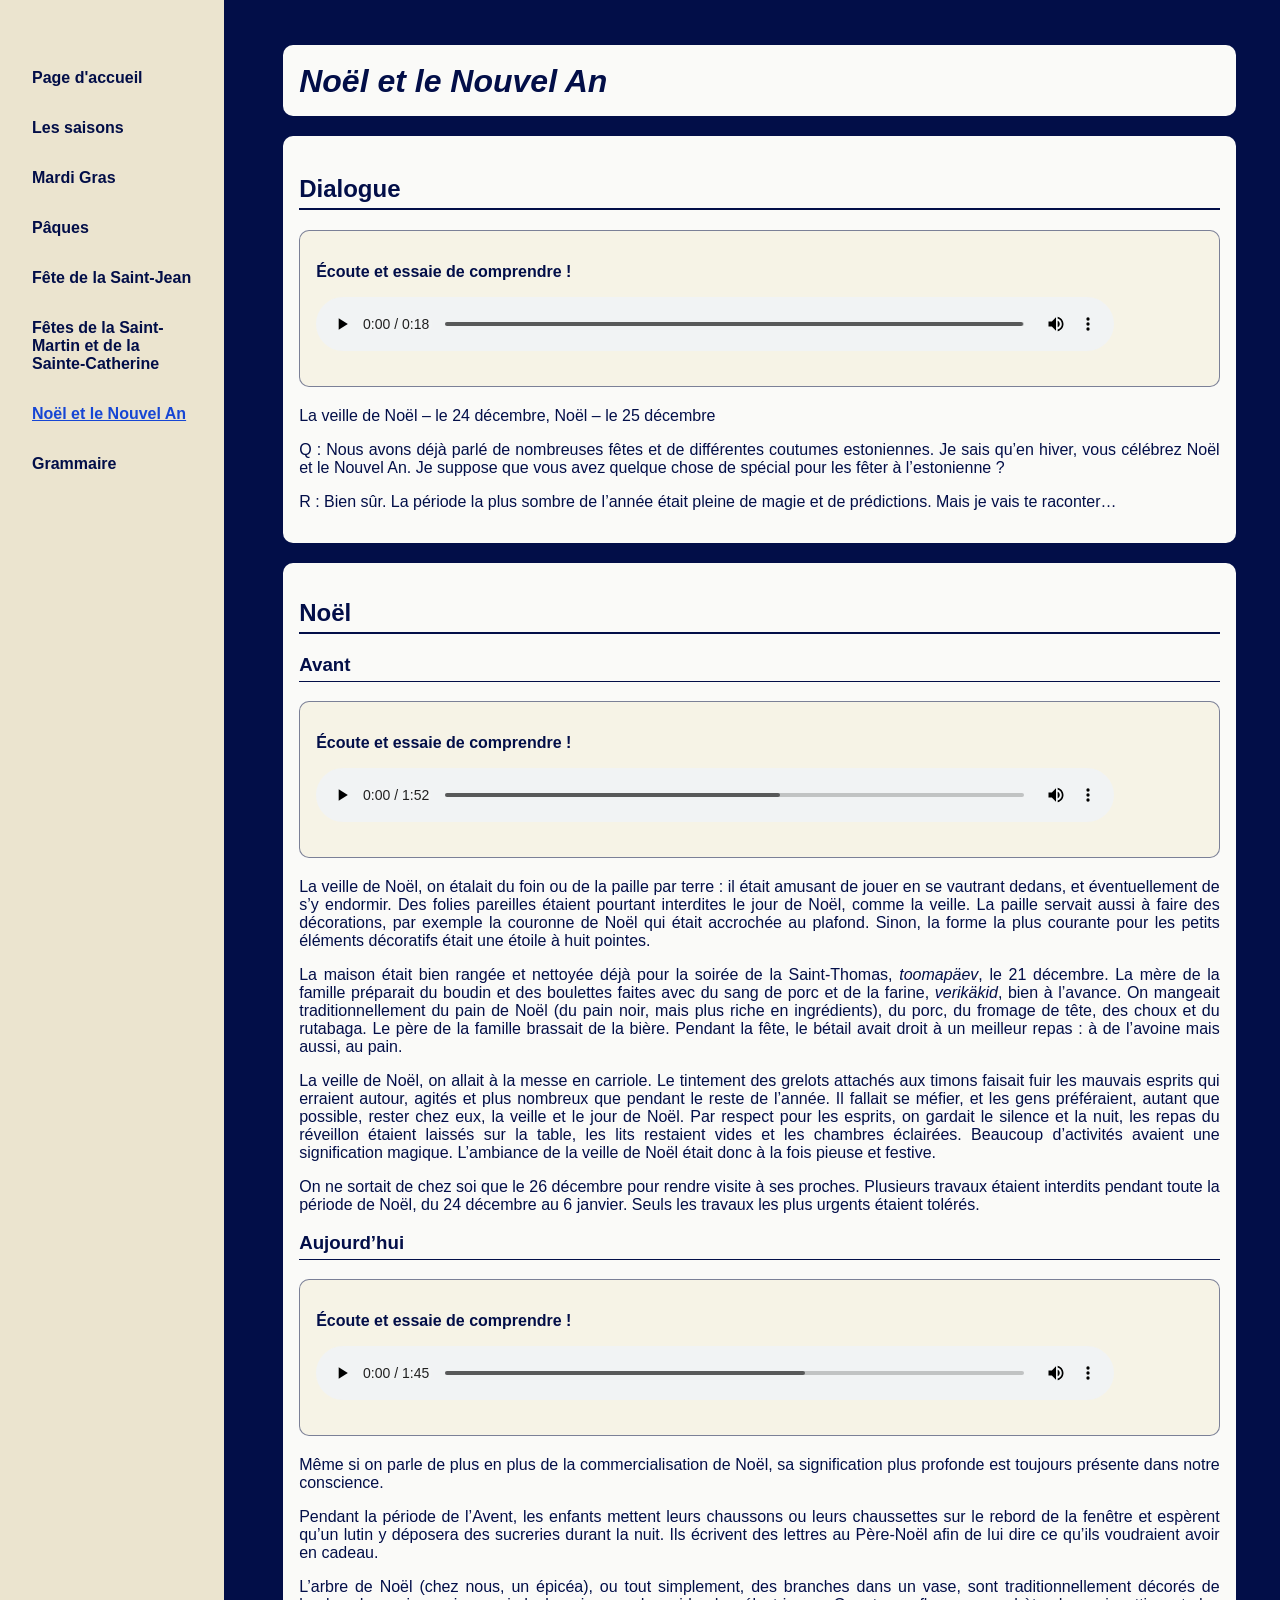
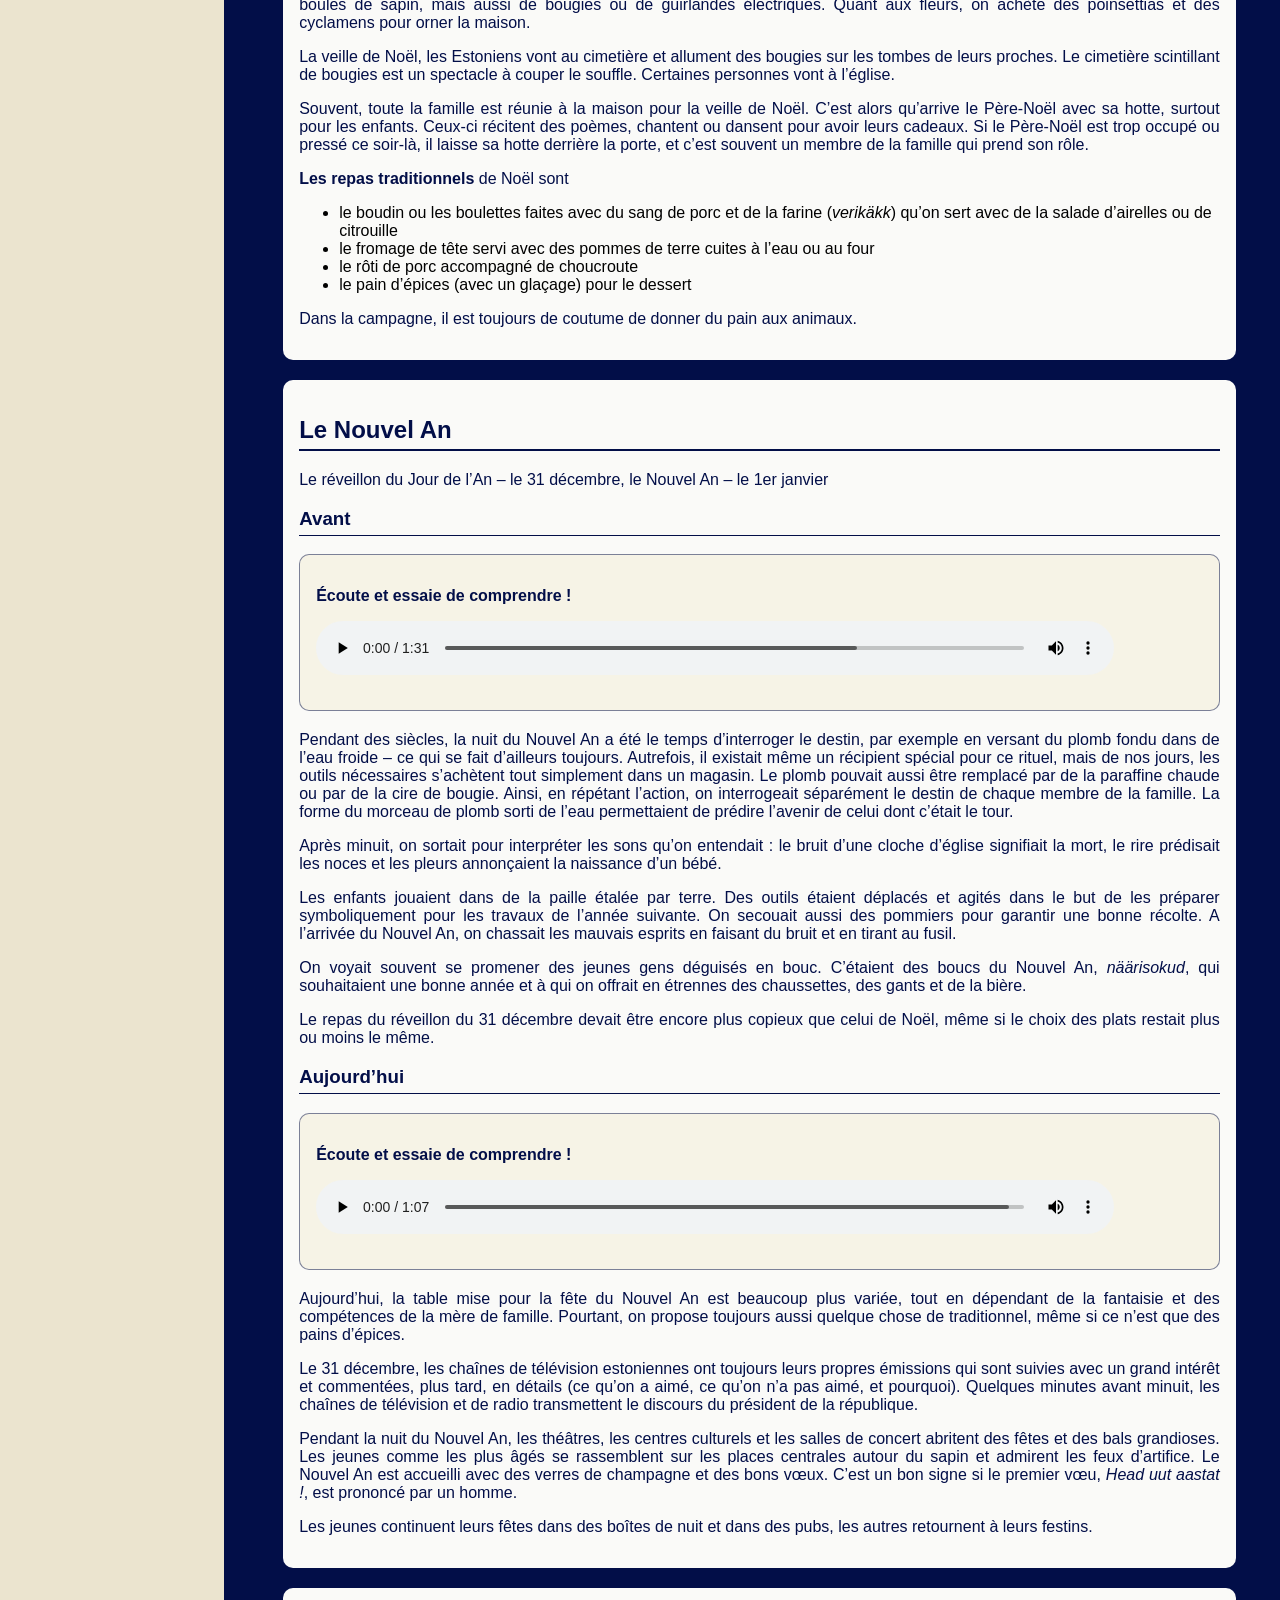
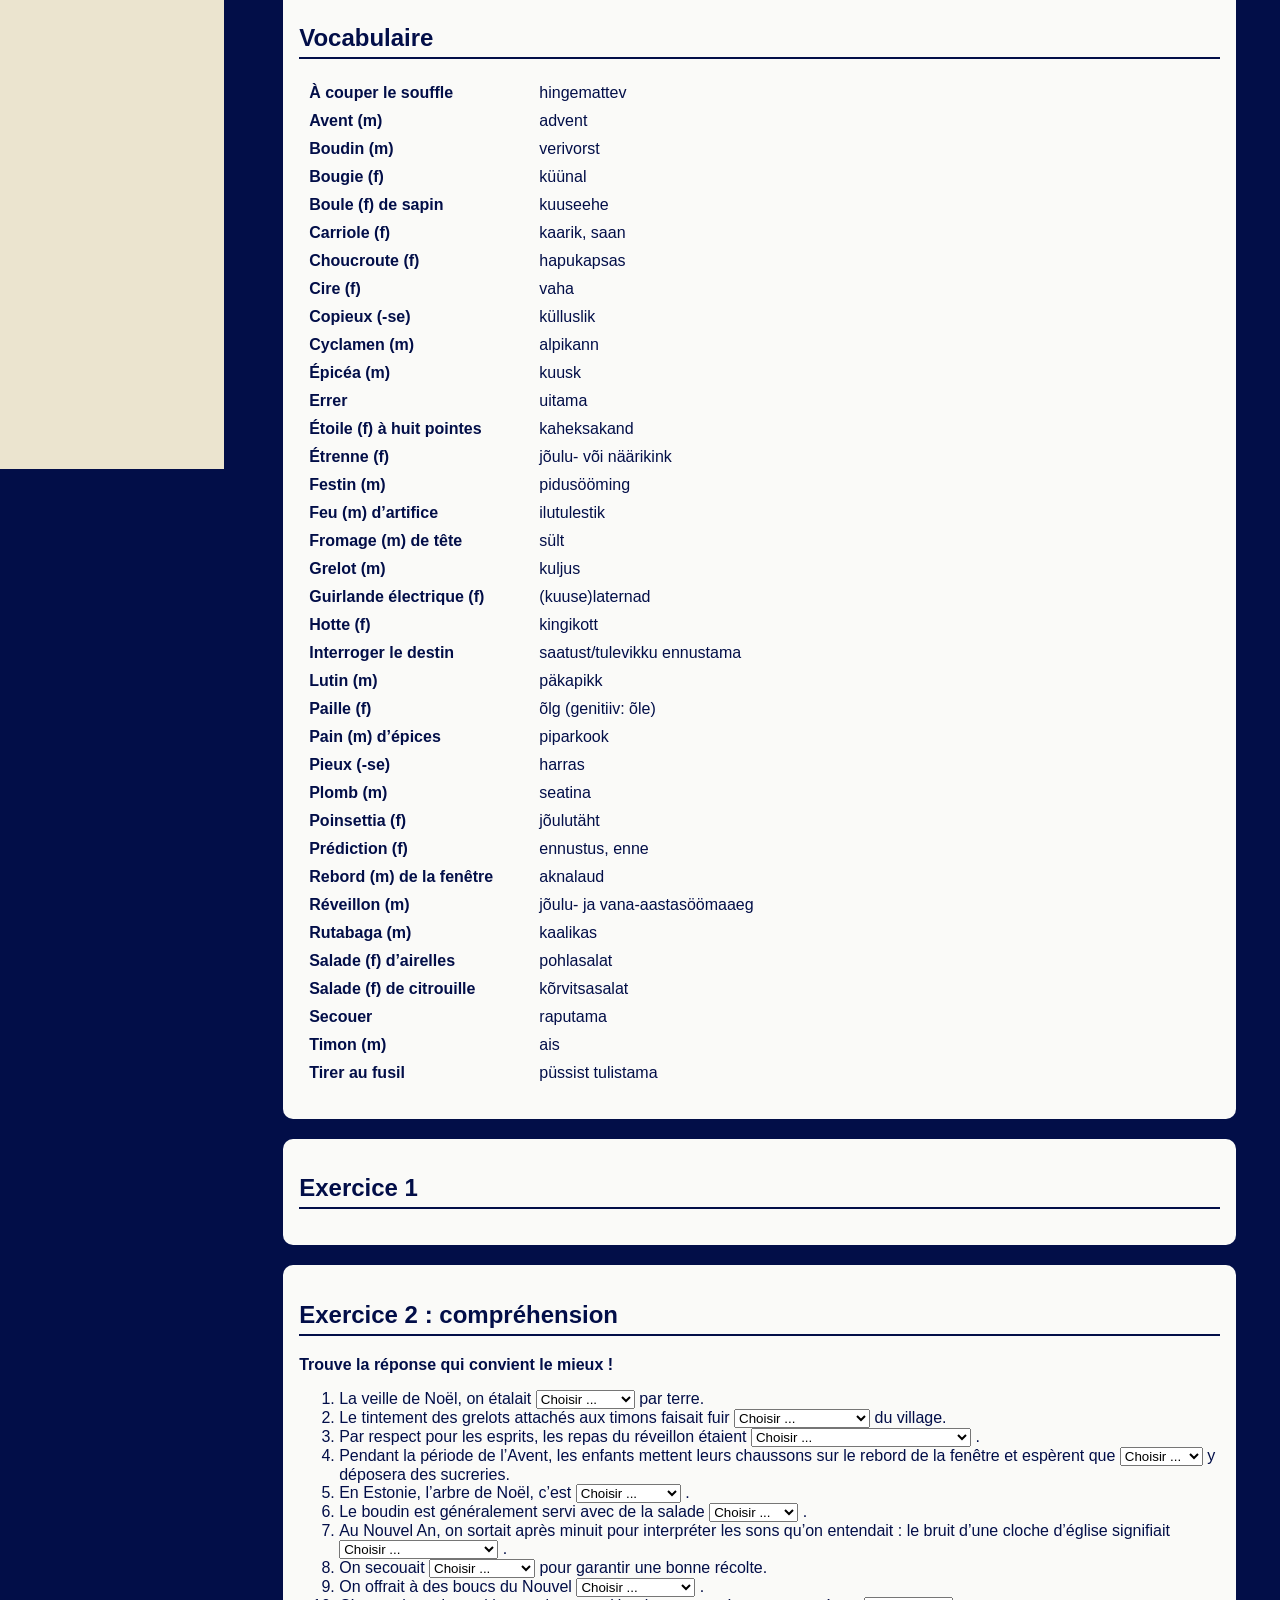
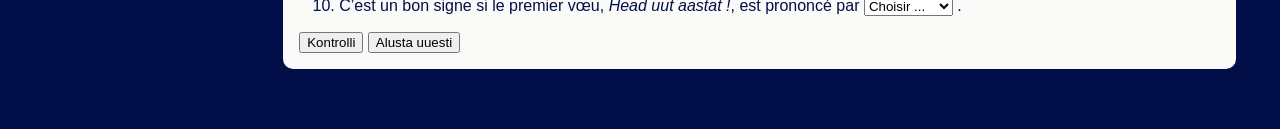
<file: joulud-ja-uusaasta.html>
<!DOCTYPE html>
<html lang="fr">
<head>
    <meta charset="UTF-8">
    <meta name="viewport" content="width=device-width, initial-scale=1.0">
    <title>Noël et le Nouvel An</title>
    <link rel="stylesheet" href="/css/vorming.css">
    <link rel="stylesheet" href="/css/vahelehtede.css">
    <script src="javascript/joulud-ja-uusaasta.js" defer></script>
</head>

<body>
    <nav>
        <a href="index.html">Page d'accueil</a>
        <a href="aastaajad.html">Les saisons</a>
        <a href="vastlad.html">Mardi Gras</a>
        <a href="lihavotted.html">Pâques</a>
        <a href="jaanipaev.html">Fête de la Saint-Jean</a>
        <a href="mardi-ja-kadripaev.html">Fêtes de la Saint-Martin et de la Sainte-Catherine</a>
        <a class="aktiivne" href="joulud-ja-uusaasta.html">Noël et le Nouvel An</a>
        <a href="grammatika.html">Grammaire</a>
    </nav>

    <main>
        <h1>Noël et le Nouvel An</h1>
        <section class="dialoog">
            <h2>Dialogue</h2>

            <div class="kuulamisylesanne">
                <p>Écoute et essaie de comprendre&nbsp;!</p>
                <!-- Audiofail -->
                <audio controls>
                    <source src="/audiofailid/joulud-ja-uusaasta/noel-dialogue.mp3" type="audio/mpeg">
                    Sinu veebilehitseja ei toeta seda audiopleierit.
                </audio>
            </div>

            <!-- Dialoog -->
            <p>La veille de Noël – le 24 décembre, Noël – le 25 décembre</p>
            <p>Q&nbsp;: Nous avons déjà parlé de nombreuses fêtes et de différentes coutumes estoniennes. Je sais qu’en
                hiver, vous célébrez Noël et le Nouvel An.
                Je suppose que vous avez quelque chose de spécial pour les fêter à l’estonienne&nbsp;?</p>
            <p>R&nbsp;: Bien sûr. La période la plus sombre de l’année était pleine de magie et de prédictions. Mais je
                vais te raconter…</p>

        </section>

        <section class="lugemistekst">
            <h2>Noël</h2>
            <h3>Avant</h3>

            <div class="kuulamisylesanne">
                <p>Écoute et essaie de comprendre&nbsp;!</p>
                <!-- Audiofail Avant teksti kohta-->
                <audio controls>
                    <source src="/audiofailid/joulud-ja-uusaasta/noel-avant.mp3" type="audio/mpeg">
                    Sinu veebilehitseja ei toeta seda audiopleierit.
                </audio>
            </div>

            <!-- Lugemistekst -->
            <p>La veille de Noël, on étalait du foin ou de la paille par terre&nbsp;: il était amusant de jouer en se
                vautrant dedans, et éventuellement de s’y endormir.
                Des folies pareilles étaient pourtant interdites le jour de Noël, comme la veille. La paille servait
                aussi à faire des décorations, par exemple la couronne de Noël qui était accrochée au plafond.
                Sinon, la forme la plus courante pour les petits éléments décoratifs était une étoile à huit pointes.
            </p>
            <p>La maison était bien rangée et nettoyée déjà pour la soirée de la Saint-Thomas, <i>toomapäev</i>, le 21
                décembre.
                La mère de la famille préparait du boudin et des boulettes faites avec du sang de porc et de la farine,
                <i>verikäkid</i>, bien à l’avance.
                On mangeait traditionnellement du pain de Noël (du pain noir, mais plus riche en ingrédients), du porc,
                du fromage de tête, des choux et du rutabaga. Le père de la famille brassait de la bière.
                Pendant la fête, le bétail avait droit à un meilleur repas&nbsp;: à de l’avoine mais aussi, au pain.
            </p>
            <p>La veille de Noël, on allait à la messe en carriole. Le tintement des grelots attachés aux timons faisait
                fuir les mauvais esprits qui erraient autour, agités et plus nombreux que pendant le reste de l’année.
                Il fallait se méfier, et les gens préféraient, autant que possible, rester chez eux, la veille et le
                jour de Noël.
                Par respect pour les esprits, on gardait le silence et la nuit, les repas du réveillon étaient laissés
                sur la table, les lits restaient vides et les chambres éclairées.
                Beaucoup d’activités avaient une signification magique. L’ambiance de la veille de Noël était donc à la
                fois pieuse et festive.</p>
            <p>On ne sortait de chez soi que le 26 décembre pour rendre visite à ses proches. Plusieurs travaux étaient
                interdits pendant toute la période de Noël, du 24 décembre au 6 janvier. Seuls les travaux les plus
                urgents étaient tolérés.</p>

            <h3>Aujourd’hui</h3>

            <div class="kuulamisylesanne">
                <p>Écoute et essaie de comprendre&nbsp;!</p>
                <!-- Audiofail Aujourd’hui teksti kohta-->
                <audio controls>
                    <source src="/audiofailid/joulud-ja-uusaasta/noel-aujourdhui.mp3" type="audio/mpeg">
                    Sinu veebilehitseja ei toeta seda audiopleierit.
                </audio>
            </div>

            <!-- Lugemistekst -->
            <p>Même si on parle de plus en plus de la commercialisation de Noël, sa signification plus profonde est
                toujours présente dans notre conscience.</p>
            <p>Pendant la période de l’Avent, les enfants mettent leurs chaussons ou leurs chaussettes sur le rebord de
                la fenêtre et espèrent qu’un lutin y déposera des sucreries durant la nuit.
                Ils écrivent des lettres au Père-Noël afin de lui dire ce qu’ils voudraient avoir en cadeau.</p>
            <p>L’arbre de Noël (chez nous, un épicéa), ou tout simplement, des branches dans un vase, sont
                traditionnellement décorés de boules de sapin, mais aussi de bougies ou de guirlandes électriques.
                Quant aux fleurs, on achète des poinsettias et des cyclamens pour orner la maison.</p>
            <p>La veille de Noël, les Estoniens vont au cimetière et allument des bougies sur les tombes de leurs
                proches. Le cimetière scintillant de bougies est un spectacle à couper le souffle. Certaines personnes
                vont à l’église.</p>
            <p>Souvent, toute la famille est réunie à la maison pour la veille de Noël. C’est alors qu’arrive le
                Père-Noël avec sa hotte, surtout pour les enfants. Ceux-ci récitent des poèmes, chantent ou dansent pour
                avoir leurs cadeaux.
                Si le Père-Noël est trop occupé ou pressé ce soir-là, il laisse sa hotte derrière la porte, et c’est
                souvent un membre de la famille qui prend son rôle.</p>
            <p><b>Les repas traditionnels</b> de Noël sont</p>
            <ul>
                <li>le boudin ou les boulettes faites avec du sang de porc et de la farine (<i>verikäkk</i>) qu’on sert
                    avec de la salade d’airelles ou de citrouille</li>
                <li>le fromage de tête servi avec des pommes de terre cuites à l’eau ou au four</li>
                <li>le rôti de porc accompagné de choucroute</li>
                <li>le pain d’épices (avec un glaçage) pour le dessert</li>
            </ul>
            <p>Dans la campagne, il est toujours de coutume de donner du pain aux animaux.</p>

        </section>

        <section class="lugemistekst">

            <h2>Le Nouvel An</h2>
            <p>Le réveillon du Jour de l’An – le 31 décembre, le Nouvel An – le 1er janvier</p>

            <h3>Avant</h3>

            <div class="kuulamisylesanne">
                <p>Écoute et essaie de comprendre&nbsp;!</p>
                <!-- Audiofail Avant teksti kohta-->
                <audio controls>
                    <source src="/audiofailid/joulud-ja-uusaasta/nouvel-an-avant.mp3" type="audio/mpeg">
                    Sinu veebilehitseja ei toeta seda audiopleierit.
                </audio>
            </div>

            <!-- Lugemistekst -->
            <p>Pendant des siècles, la nuit du Nouvel An a été le temps d’interroger le destin, par exemple en versant
                du plomb fondu dans de l’eau froide – ce qui se fait d’ailleurs toujours.
                Autrefois, il existait même un récipient spécial pour ce rituel, mais de nos jours, les outils
                nécessaires s’achètent tout simplement dans un magasin. Le plomb pouvait aussi être remplacé par de la
                paraffine chaude ou par de la cire de bougie.
                Ainsi, en répétant l’action, on interrogeait séparément le destin de chaque membre de la famille. La
                forme du morceau de plomb sorti de l’eau permettaient de prédire l’avenir de celui dont c’était le tour.
            </p>
            <p>Après minuit, on sortait pour interpréter les sons qu’on entendait&nbsp;: le bruit d’une cloche d’église
                signifiait la mort, le rire prédisait les noces et les pleurs annonçaient la naissance d’un bébé.</p>
            <p>Les enfants jouaient dans de la paille étalée par terre. Des outils étaient déplacés et agités dans le
                but de les préparer symboliquement pour les travaux de l’année suivante. On secouait aussi des pommiers
                pour garantir une bonne récolte.
                A l’arrivée du Nouvel An, on chassait les mauvais esprits en faisant du bruit et en tirant au fusil.</p>
            <p>On voyait souvent se promener des jeunes gens déguisés en bouc. C’étaient des boucs du Nouvel An,
                <i>näärisokud</i>, qui souhaitaient une bonne année et à qui on offrait en étrennes des chaussettes, des
                gants et de la bière.
            </p>
            <p>Le repas du réveillon du 31 décembre devait être encore plus copieux que celui de Noël, même si le choix
                des plats restait plus ou moins le même.</p>

            <h3>Aujourd’hui</h3>

            <div class="kuulamisylesanne">
                <p>Écoute et essaie de comprendre&nbsp;!</p>
                <!-- Audiofail Aujourd’hui teksti kohta-->
                <audio controls>
                    <source src="/audiofailid/joulud-ja-uusaasta/nouvel-an-aujourdhui.mp3" type="audio/mpeg">
                    Sinu veebilehitseja ei toeta seda audiopleierit.
                </audio>
            </div>

            <!-- Lugemistekst -->
            <p>Aujourd’hui, la table mise pour la fête du Nouvel An est beaucoup plus variée, tout en dépendant de la
                fantaisie et des compétences de la mère de famille. Pourtant, on propose toujours aussi quelque chose de
                traditionnel, même si ce n’est que des pains d’épices.</p>
            <p>Le 31 décembre, les chaînes de télévision estoniennes ont toujours leurs propres émissions qui sont
                suivies avec un grand intérêt et commentées, plus tard, en détails (ce qu’on a aimé, ce qu’on n’a pas
                aimé, et pourquoi).
                Quelques minutes avant minuit, les chaînes de télévision et de radio transmettent le discours du
                président de la république. </p>
            <p>Pendant la nuit du Nouvel An, les théâtres, les centres culturels et les salles de concert abritent des
                fêtes et des bals grandioses. Les jeunes comme les plus âgés se rassemblent sur les places centrales
                autour du sapin et admirent les feux d’artifice.
                Le Nouvel An est accueilli avec des verres de champagne et des bons vœux. C’est un bon signe si le
                premier vœu, <i>Head uut aastat !</i>, est prononcé par un homme.</p>
            <p>Les jeunes continuent leurs fêtes dans des boîtes de nuit et dans des pubs, les autres retournent à leurs
                festins.</p>
        </section>

        <section class="sonavara">
            <h2>Vocabulaire</h2>
            <!-- Sõnavara -->
            <dl>
                <dt>À couper le souffle</dt>
                <dd>hingemattev</dd>
                <dt>Avent (m)</dt>
                <dd>advent</dd>
                <dt>Boudin (m)</dt>
                <dd>verivorst</dd>
                <dt>Bougie (f)</dt>
                <dd>küünal</dd>
                <dt>Boule (f) de sapin</dt>
                <dd>kuuseehe</dd>
                <dt>Carriole (f)</dt>
                <dd>kaarik, saan</dd>
                <dt>Choucroute (f)</dt>
                <dd>hapukapsas</dd>
                <dt>Cire (f)</dt>
                <dd>vaha</dd>
                <dt>Copieux (-se)</dt>
                <dd>külluslik</dd>
                <dt>Cyclamen (m)</dt>
                <dd>alpikann</dd>
                <dt>Épicéa (m)</dt>
                <dd>kuusk</dd>
                <dt>Errer</dt>
                <dd>uitama</dd>
                <dt>Étoile (f) à huit pointes</dt>
                <dd>kaheksakand</dd>
                <dt>Étrenne (f)</dt>
                <dd>jõulu- või näärikink</dd>
                <dt>Festin (m)</dt>
                <dd>pidusööming</dd>
                <dt>Feu (m) d’artifice</dt>
                <dd>ilutulestik</dd>
                <dt>Fromage (m) de tête</dt>
                <dd>sült</dd>
                <dt>Grelot (m)</dt>
                <dd>kuljus</dd>
                <dt>Guirlande électrique (f)</dt>
                <dd>(kuuse)laternad</dd>
                <dt>Hotte (f)</dt>
                <dd>kingikott</dd>
                <dt>Interroger le destin</dt>
                <dd>saatust/tulevikku ennustama</dd>
                <dt>Lutin (m)</dt>
                <dd>päkapikk</dd>
                <dt>Paille (f)</dt>
                <dd>õlg (genitiiv: õle)</dd>
                <dt>Pain (m) d’épices</dt>
                <dd>piparkook</dd>
                <dt>Pieux (-se)</dt>
                <dd>harras</dd>
                <dt>Plomb (m)</dt>
                <dd>seatina</dd>
                <dt>Poinsettia (f)</dt>
                <dd>jõulutäht </dd>
                <dt>Prédiction (f)</dt>
                <dd>ennustus, enne</dd>
                <dt>Rebord (m) de la fenêtre</dt>
                <dd>aknalaud</dd>
                <dt>Réveillon (m)</dt>
                <dd>jõulu- ja vana-aastasöömaaeg</dd>
                <dt>Rutabaga (m)</dt>
                <dd>kaalikas</dd>
                <dt>Salade (f) d’airelles</dt>
                <dd>pohlasalat</dd>
                <dt>Salade (f) de citrouille</dt>
                <dd>kõrvitsasalat</dd>
                <dt>Secouer</dt>
                <dd>raputama</dd>
                <dt>Timon (m)</dt>
                <dd>ais</dd>
                <dt>Tirer au fusil</dt>
                <dd>püssist tulistama</dd>
            </dl>
        </section>

        <section class="lunkharjutus">
            <h2>Exercice 1</h2> <!-- Täpsusta vajadusel pealkirja -->
            <!-- Lünktekst -->
        </section>

        <section class="valikvastus">
            <h2>Exercice 2&nbsp;: compréhension</h2>
            <p class="juhis">Trouve la réponse qui convient le mieux&nbsp;!</p>
            <form id="joulud_uusaasta">
            <ol>
            <li>La veille de Noël, on étalait 
                <select id="1" name="1">
                    <option disabled value="" selected>Choisir ...</option>
                    <option value="esimene">des céréales</option>
                    <option value="teine">de la paille</option>
                    <option value="kolmas">des bonbons</option>
                </select>
            par terre.</li>
            <li>Le tintement des grelots attachés aux timons faisait fuir
                <select id="2" name="2">
                    <option disabled value="" selected>Choisir ...</option>
                    <option value="esimene">les mauvais esprits</option>
                    <option value="teine">les chevaux</option>
                    <option value="kolmas">les gens</option>
                </select>
            du village.</li>
            <li>Par respect pour les esprits, les repas du réveillon étaient
                <select id="3" name="3">
                    <option disabled value="" selected>Choisir ...</option>
                    <option value="esimene">mangés avant minuit</option>
                    <option value="teine">laissés sur le rebord de la fenêtre</option>
                    <option value="kolmas">laissés sur la table</option>
                </select>
            .</li>
            <li>Pendant la période de l’Avent, les enfants mettent leurs chaussons sur le rebord de la fenêtre et espèrent que
                <select id="4" name="4">
                    <option disabled value="" selected>Choisir ...</option>
                    <option value="esimene">Père-Noël</option>
                    <option value="teine">un lutin</option>
                    <option value="kolmas">un lapin</option>
                </select>
            y déposera des sucreries.</li>
            <li>En Estonie, l’arbre de Noël, c’est
                <select id="5" name="5">
                    <option disabled value="" selected>Choisir ...</option>
                    <option value="esimene">un épicéa</option>
                    <option value="teine">une poinsettia</option>
                    <option value="kolmas">un cyclamen</option>
                </select>
            .</li>
            <li>Le boudin est généralement servi avec de la salade
                <select id="6" name="6">
                    <option disabled value="" selected>Choisir ...</option>
                    <option value="esimene">de tomates</option>
                    <option value="teine">de carrotes</option>
                    <option value="kolmas">d'airelles</option>
                </select>
            .</li>
            <li>Au Nouvel An, on sortait après minuit pour interpréter les sons qu’on entendait&nbsp;: le bruit d’une cloche d’église signifiait
                <select id="7" name="7">
                    <option disabled value="" selected>Choisir ...</option>
                    <option value="esimene">les noces</option>
                    <option value="teine">la mort</option>
                    <option value="kolmas">la naissance d’un bébé</option>
                </select>
            .</li>
            <li>On secouait
                <select id="8" name="8">
                    <option disabled value="" selected>Choisir ...</option>
                    <option value="esimene">des poiriers</option>
                    <option value="teine">des pruniers</option>
                    <option value="kolmas">des pommiers</option>
                </select>
            pour garantir une bonne récolte.</li>
            <li>On offrait à des boucs du Nouvel
                <select id="9" name="9">
                    <option disabled value="" selected>Choisir ...</option>
                    <option value="esimene">des chaussettes</option>
                    <option value="teine">des chaussures</option>
                    <option value="kolmas">des chaussons</option>
                </select>
            .</li>
            <li>C’est un bon signe si le premier vœu, <i>Head uut aastat !</i>, est prononcé par
                <select id="10" name="10">
                        <option disabled value="" selected>Choisir ...</option>
                        <option value="esimene">une femme</option>
                        <option value="teine">un inconnu</option>
                        <option value="kolmas">un homme</option>
                </select>
            .</li>
            </ol>
        <button type="button" id="submit">Kontrolli</button>
        <button type="button" id="clear">Alusta uuesti</button>
        </form>
        </section>
    </main>
</body>

</html>
</file>
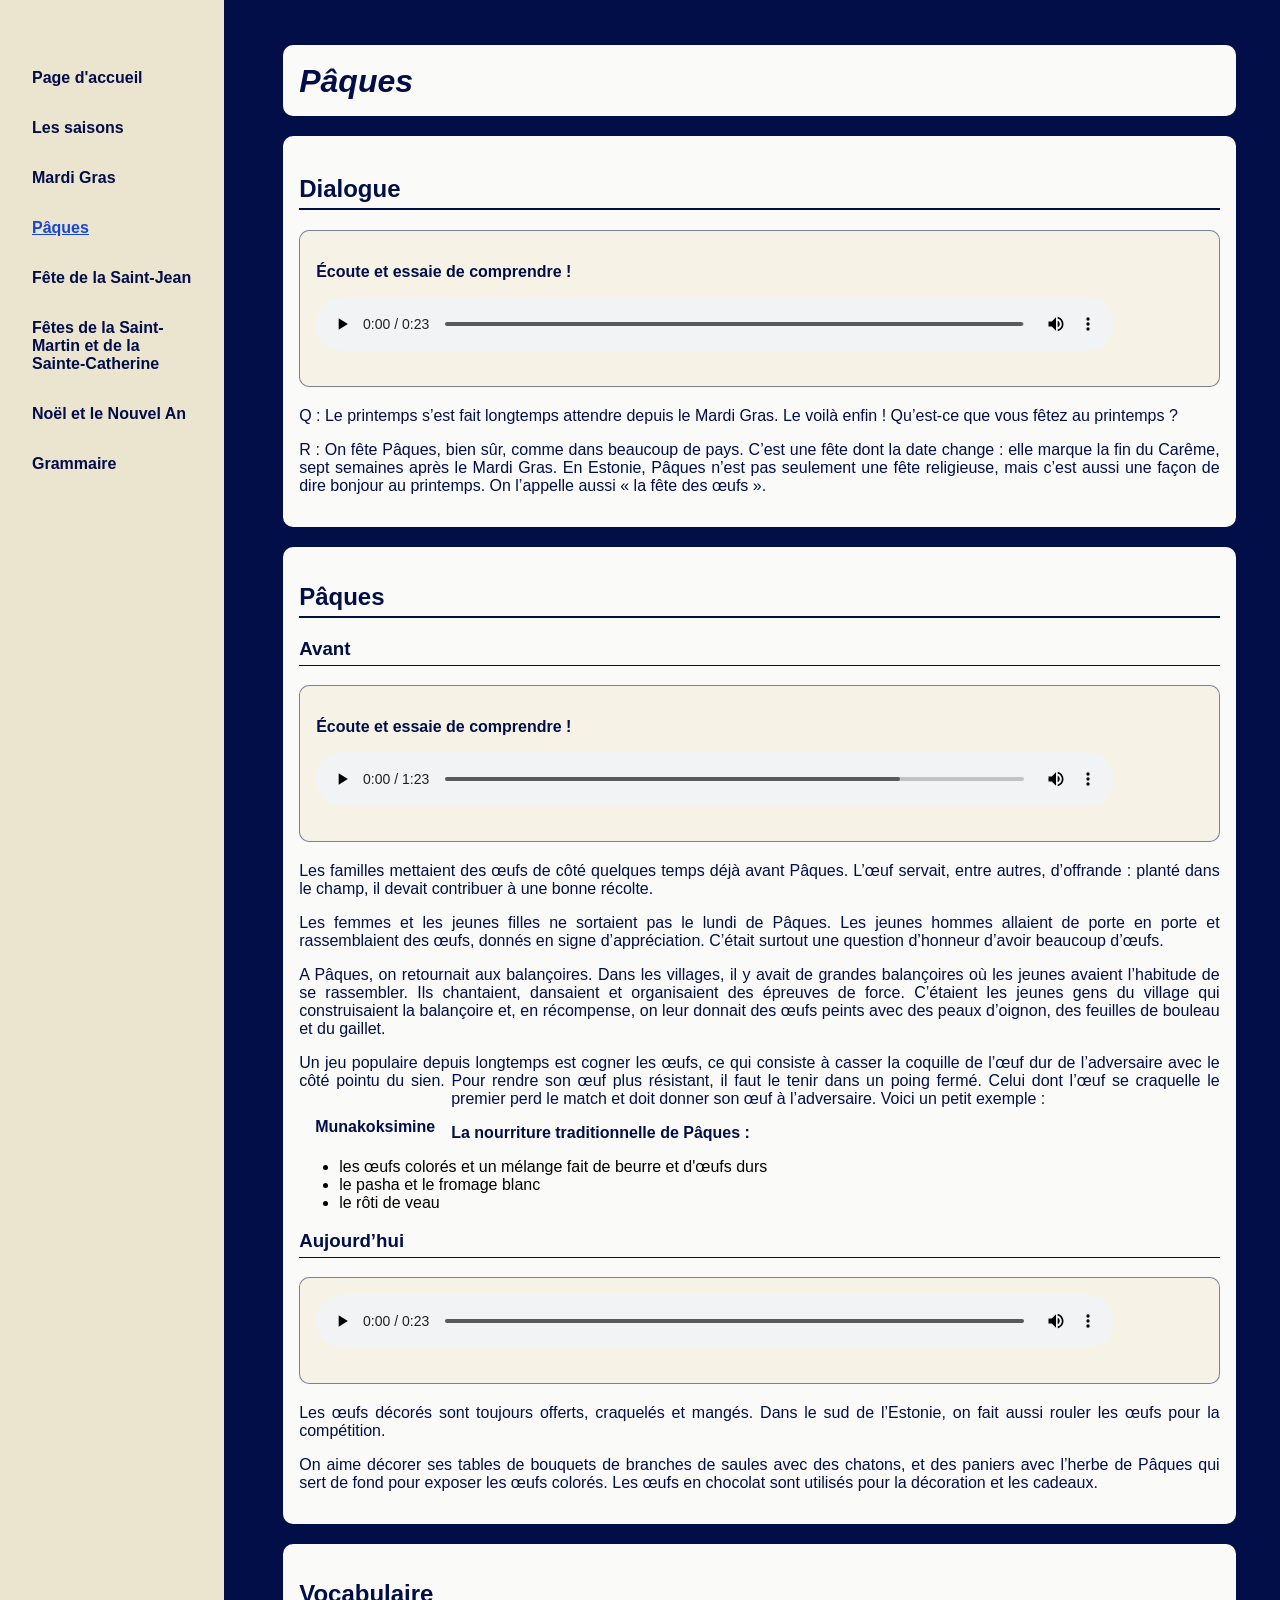
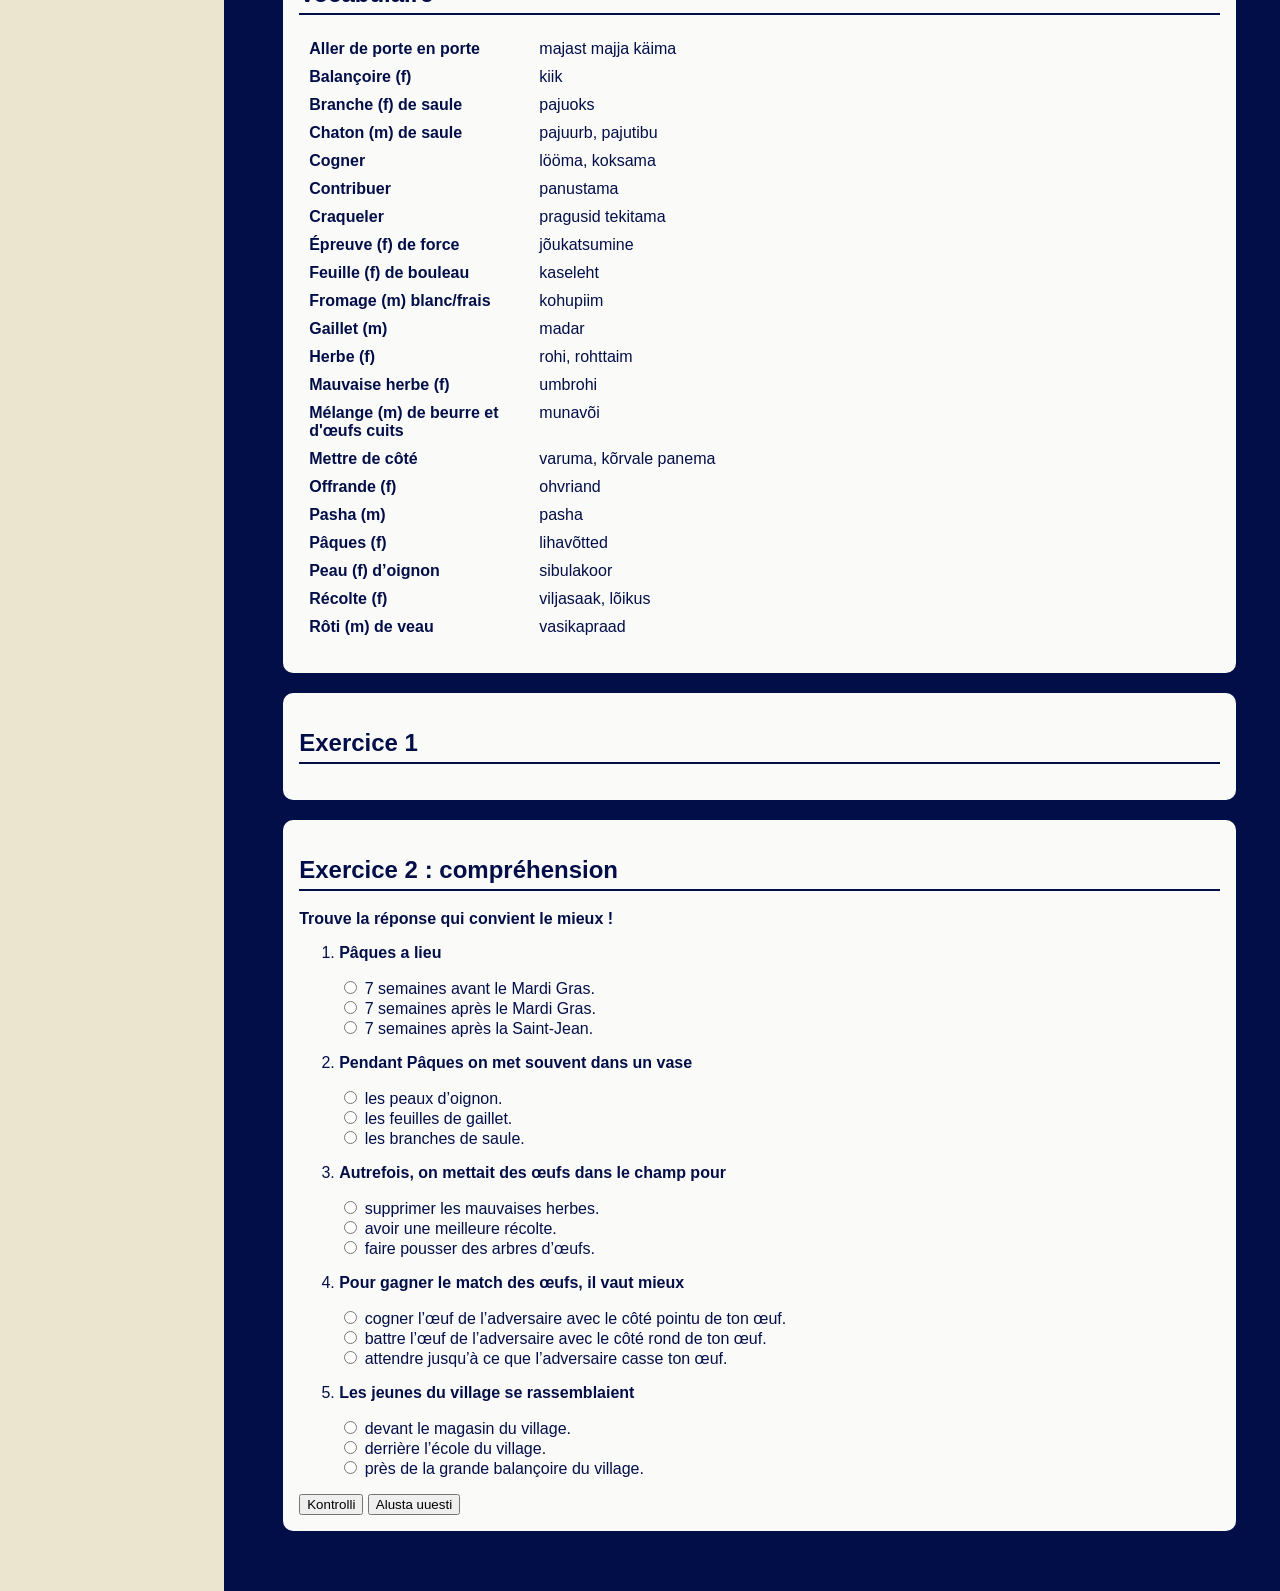
<file: lihavotted.html>
<!DOCTYPE html>
<html lang="fr">
<head>
    <meta charset="UTF-8">
    <meta name="viewport" content="width=device-width, initial-scale=1.0">
    <title>Pâques</title>
    <link rel="stylesheet" href="/css/vorming.css">
    <link rel="stylesheet" href="/css/vahelehtede.css">
    <script src="javascript/lihavotted.js" defer></script>
</head>

<body>
    <nav>
        <a href="index.html">Page d'accueil</a>
        <a href="aastaajad.html">Les saisons</a>
        <a href="vastlad.html">Mardi Gras</a>
        <a class="aktiivne" href="lihavotted.html">Pâques</a>
        <a href="jaanipaev.html">Fête de la Saint-Jean</a>
        <a href="mardi-ja-kadripaev.html">Fêtes de la Saint-Martin et de la Sainte-Catherine</a>
        <a href="joulud-ja-uusaasta.html">Noël et le Nouvel An</a>
        <a href="grammatika.html">Grammaire</a>
    </nav>

    <main>
        <h1>Pâques</h1>
        <section class="dialoog">
            <h2>Dialogue</h2>

            <div class="kuulamisylesanne">
                <p>Écoute et essaie de comprendre&nbsp;!</p>
                <!-- Audiofail -->
                <audio controls>
                    <source src="/audiofailid/lihavotted/paques-dialogue.mp3" type="audio/mpeg">
                    Sinu veebilehitseja ei toeta seda audiopleierit.
                </audio>
            </div>

            <!-- Dialoog -->
            <p>Q&nbsp;: Le printemps s’est fait longtemps attendre depuis le Mardi Gras. Le voilà enfin&nbsp;! Qu’est-ce
                que vous fêtez au printemps&nbsp;?</p>
            <p>R&nbsp;: On fête Pâques, bien sûr, comme dans beaucoup de pays. C’est une fête dont la date change&nbsp;:
                elle marque la fin du Carême, sept semaines après le Mardi Gras.
                En Estonie, Pâques n’est pas seulement une fête religieuse, mais c’est aussi une façon de dire bonjour
                au printemps. On l’appelle aussi «&nbsp;la fête des œufs&nbsp;».</p>
        </section>

        <section class="lugemistekst">
            <h2>Pâques</h2>
            <h3>Avant</h3>

            <div class="kuulamisylesanne">
                <p>Écoute et essaie de comprendre&nbsp;!</p>
                <!-- Audiofail Avant teksti kohta-->
                <audio controls>
                    <source src="/audiofailid/lihavotted/paques-avant.mp3" type="audio/mpeg">
                    Sinu veebilehitseja ei toeta seda audiopleierit.
                </audio>
            </div>

            <!-- Lugemistekst -->
            <p>Les familles mettaient des œufs de côté quelques temps déjà avant Pâques.
                L’œuf servait, entre autres, d’offrande&nbsp;: planté dans le champ, il devait contribuer à une bonne
                récolte.</p>
            <p>Les femmes et les jeunes filles ne sortaient pas le lundi de Pâques. Les jeunes hommes allaient de porte
                en porte et rassemblaient des œufs, donnés en signe d’appréciation.
                C’était surtout une question d’honneur d’avoir beaucoup d’œufs.</p>
            <p>A Pâques, on retournait aux balançoires. Dans les villages, il y avait de grandes balançoires où les
                jeunes avaient l’habitude de se rassembler. Ils chantaient, dansaient et organisaient des épreuves de
                force.
                C’étaient les jeunes gens du village qui construisaient la balançoire et, en récompense, on leur donnait
                des œufs peints avec des peaux d’oignon, des feuilles de bouleau et du gaillet.</p>
            <p>Un jeu populaire depuis longtemps est cogner les œufs, ce qui consiste à casser la coquille de l’œuf dur
                de l’adversaire avec le côté pointu du sien. Pour rendre son œuf plus résistant, il faut le tenir dans
                un poing fermé.
                Celui dont l’œuf se craquelle le premier perd le match et doit donner son œuf à l’adversaire. Voici un
                petit exemple&nbsp;: <a href="https://www.youtube.com/watch?v=GCERHpG5rmA">Munakoksimine</a></p>
            <p><b>La nourriture traditionnelle de Pâques&nbsp;:</b></p>
            <ul>
                <li>les œufs colorés et un mélange fait de beurre et d'œufs durs</li>
                <li>le pasha et le fromage blanc</li>
                <li>le rôti de veau</li>

            </ul>

            <h3>Aujourd’hui</h3>

            <div class="kuulamisylesanne">
                <!-- Audiofail Aujourd’hui teksti kohta-->
                <audio controls>
                    <source src="/audiofailid/lihavotted/paques-aujourdhui.mp3" type="audio/mpeg">
                    Sinu veebilehitseja ei toeta seda audiopleierit.
                </audio>
            </div>

            <!-- Lugemistekst -->
            <p>Les œufs décorés sont toujours offerts, craquelés et mangés. Dans le sud de l’Estonie, on fait aussi
                rouler les œufs pour la compétition.</p>
            <p>On aime décorer ses tables de bouquets de branches de saules avec des chatons, et des paniers avec
                l’herbe de Pâques qui sert de fond pour exposer les œufs colorés. Les œufs en chocolat sont utilisés
                pour la décoration et les cadeaux.</p>
        </section>

        <section class="sonavara">
            <h2>Vocabulaire</h2>
            <!-- Sõnavara -->
            <dl>
                <dt>Aller de porte en porte</dt>
                <dd>majast majja käima</dd>
                <dt>Balançoire (f)</dt>
                <dd>kiik</dd>
                <dt>Branche (f) de saule</dt>
                <dd>pajuoks</dd>
                <dt>Chaton (m) de saule</dt>
                <dd>pajuurb, pajutibu</dd>
                <dt>Cogner</dt>
                <dd>lööma, koksama</dd>
                <dt>Contribuer</dt>
                <dd>panustama</dd>
                <dt>Craqueler</dt>
                <dd>pragusid tekitama</dd>
                <dt>Épreuve (f) de force</dt>
                <dd>jõukatsumine</dd>
                <dt>Feuille (f) de bouleau</dt>
                <dd>kaseleht</dd>
                <dt>Fromage (m) blanc/frais</dt>
                <dd>kohupiim</dd>
                <dt>Gaillet (m)</dt>
                <dd>madar</dd>
                <dt>Herbe (f)</dt>
                <dd>rohi, rohttaim</dd>
                <dt>Mauvaise herbe (f)</dt>
                <dd>umbrohi</dd>
                <dt>Mélange (m) de beurre et d'œufs cuits</dt>
                <dd>munavõi</dd>
                <dt>Mettre de côté</dt>
                <dd>varuma, kõrvale panema</dd>
                <dt>Offrande (f)</dt>
                <dd>ohvriand</dd>
                <dt>Pasha (m)</dt>
                <dd>pasha</dd>
                <dt>Pâques (f)</dt>
                <dd>lihavõtted</dd>
                <dt>Peau (f) d’oignon</dt>
                <dd>sibulakoor</dd>
                <dt>Récolte (f)</dt>
                <dd>viljasaak, lõikus</dd>
                <dt>Rôti (m) de veau</dt>
                <dd>vasikapraad</dd>
            </dl>
        </section>

        <section class="lunkharjutus">
            <h2>Exercice 1</h2> <!-- Täpsusta vajadusel pealkirja -->
            <!-- Lünktekst -->
        </section>

        <section class="valikvastus">
            <h2>Exercice 2&nbsp;: compréhension</h2>
            <p class="juhis">Trouve la réponse qui convient le mieux&nbsp;!</p>
            <form id="lihavotted">
            <ol>
            <li><p>Pâques a lieu</p>
                <div><input type="radio" name="1" id="11" value="11">
                <label for="11">7 semaines avant le Mardi Gras. </label><span id="result11"></span></div>
                <div><input type="radio" name="1" id="12" value="12">
                <label for="12">7 semaines après le Mardi Gras. </label><span id="result12"></span></div>
                <div><input type="radio" name="1" id="13" value="13">
                <label for="13">7 semaines après la Saint-Jean. </label><span id="result13"></span></div>
            </li>
            <li><p>Pendant Pâques on met souvent dans un vase</p>
                <div><input type="radio" name="2" id="21" value="21">
                <label for="21">les peaux d’oignon. </label><span id="result21"></span></div>
                <div><input type="radio" name="2" id="22" value="22">
                <label for="22">les feuilles de gaillet. </label><span id="result22"></span></div>
                <div><input type="radio" name="2" id="23" value="23">
                <label for="23">les branches de saule. </label><span id="result23"></span></div>
            </li>
            <li><p>Autrefois, on mettait des œufs dans le champ pour</p>
                <div><input type="radio" name="3" id="31" value="31">
                <label for="31">supprimer les mauvaises herbes. </label><span id="result31"></span></div>
                <div><input type="radio" name="3" id="32" value="32">
                <label for="32">avoir une meilleure récolte. </label><span id="result32"></span></div>
                <div><input type="radio" name="3" id="33" value="33">
                <label for="33">faire pousser des arbres d’œufs. </label><span id="result33"></span></div>
            </li>
            <li><p>Pour gagner le match des œufs, il vaut mieux</p>
                <div><input type="radio" name="4" id="41" value="41">
                <label for="41">cogner l’œuf de l’adversaire avec le côté pointu de ton œuf. </label><span id="result41"></span></div>
                <div><input type="radio" name="4" id="42" value="42">
                <label for="42">battre l’œuf de l’adversaire avec le côté rond de ton œuf. </label><span id="result42"></span></div>
                <div><input type="radio" name="4" id="43" value="43">
                <label for="43">attendre jusqu’à ce que l’adversaire casse ton œuf. </label><span id="result43"></span></div>
            </li>
            <li><p>Les jeunes du village se rassemblaient</p>
                <div><input type="radio" name="5" id="51" value="51">
                <label for="51">devant le magasin du village. </label><span id="result51"></span></div>
                <div><input type="radio" name="5" id="52" value="52">
                <label for="52">derrière l’école du village. </label><span id="result52"></span></div>
                <div><input type="radio" name="5" id="53" value="53">
                <label for="53">près de la grande balançoire du village. </label><span id="result53"></span></div>
            </li>
            </ol>
        <button type="button" id="submit">Kontrolli</button>
        <button type="button" id="clear">Alusta uuesti</button>
        </form>
        </section>
    </main>
</body>

</html>
</file>
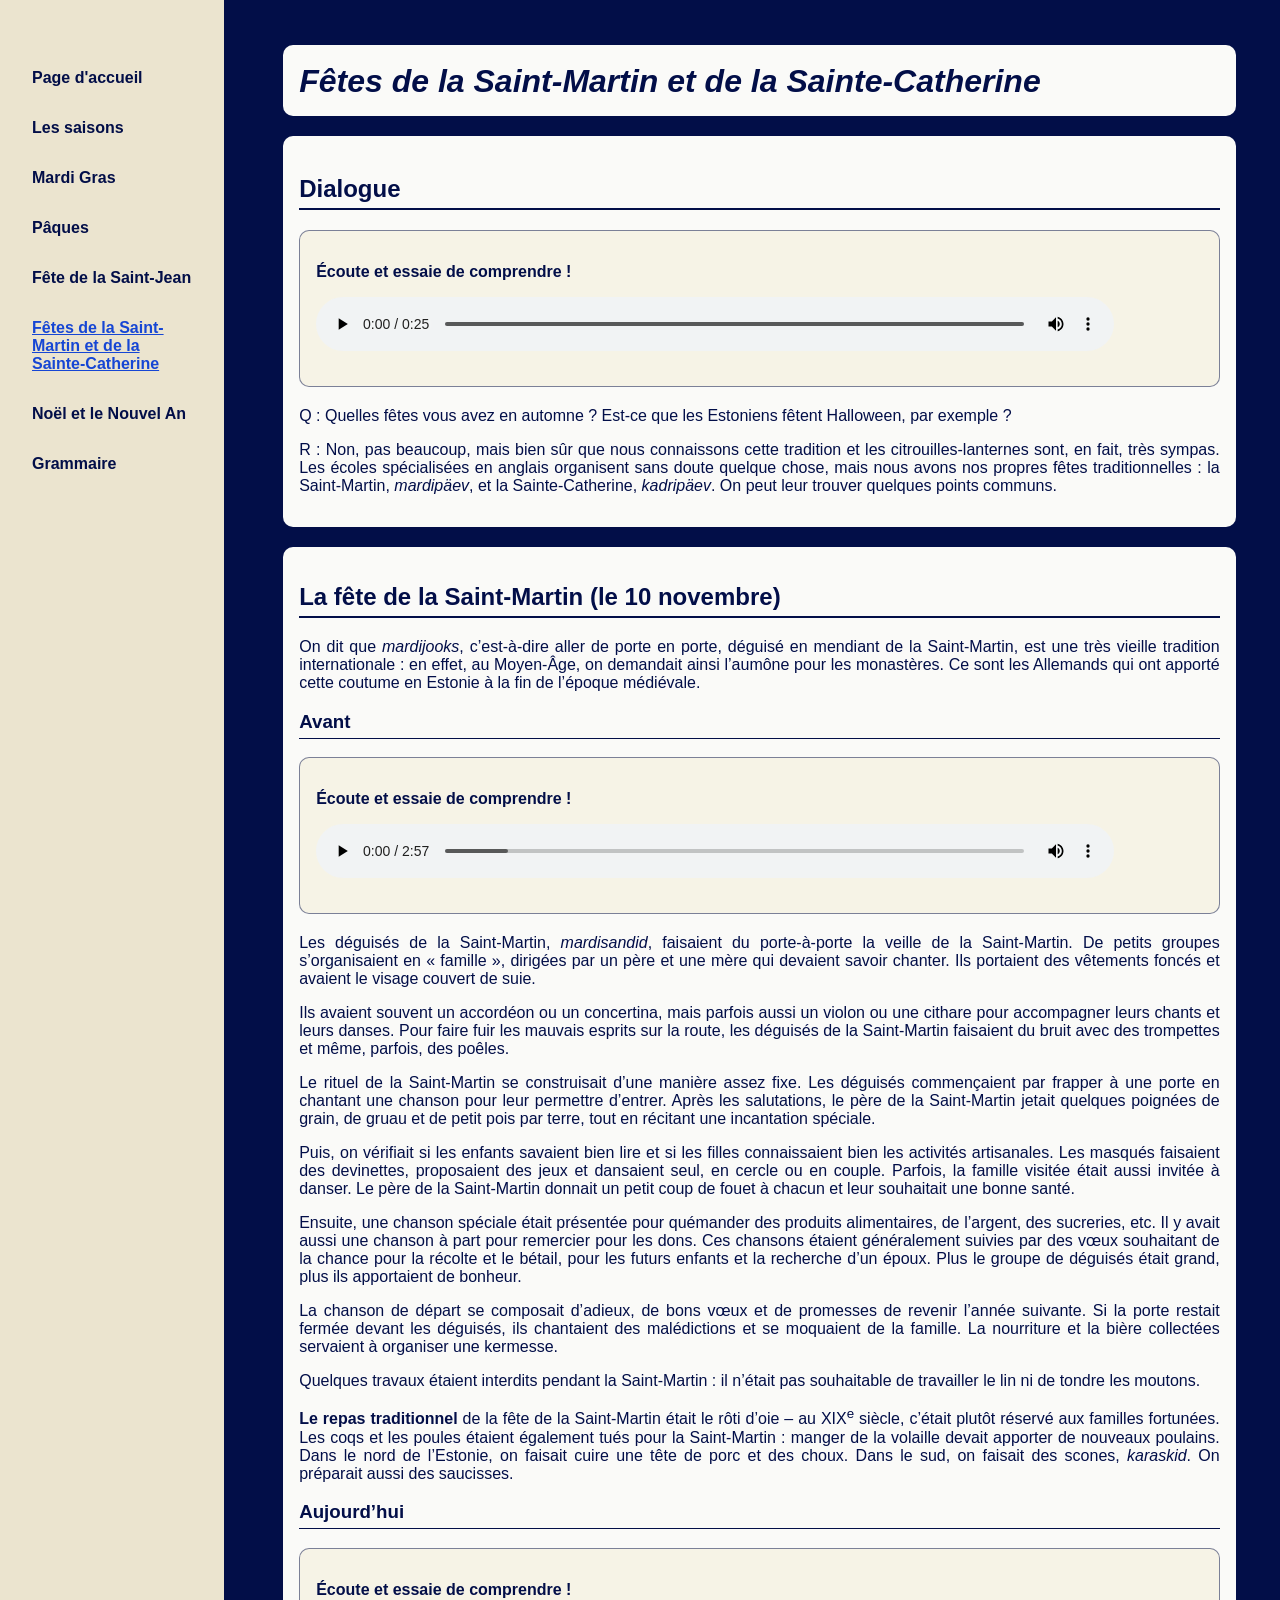
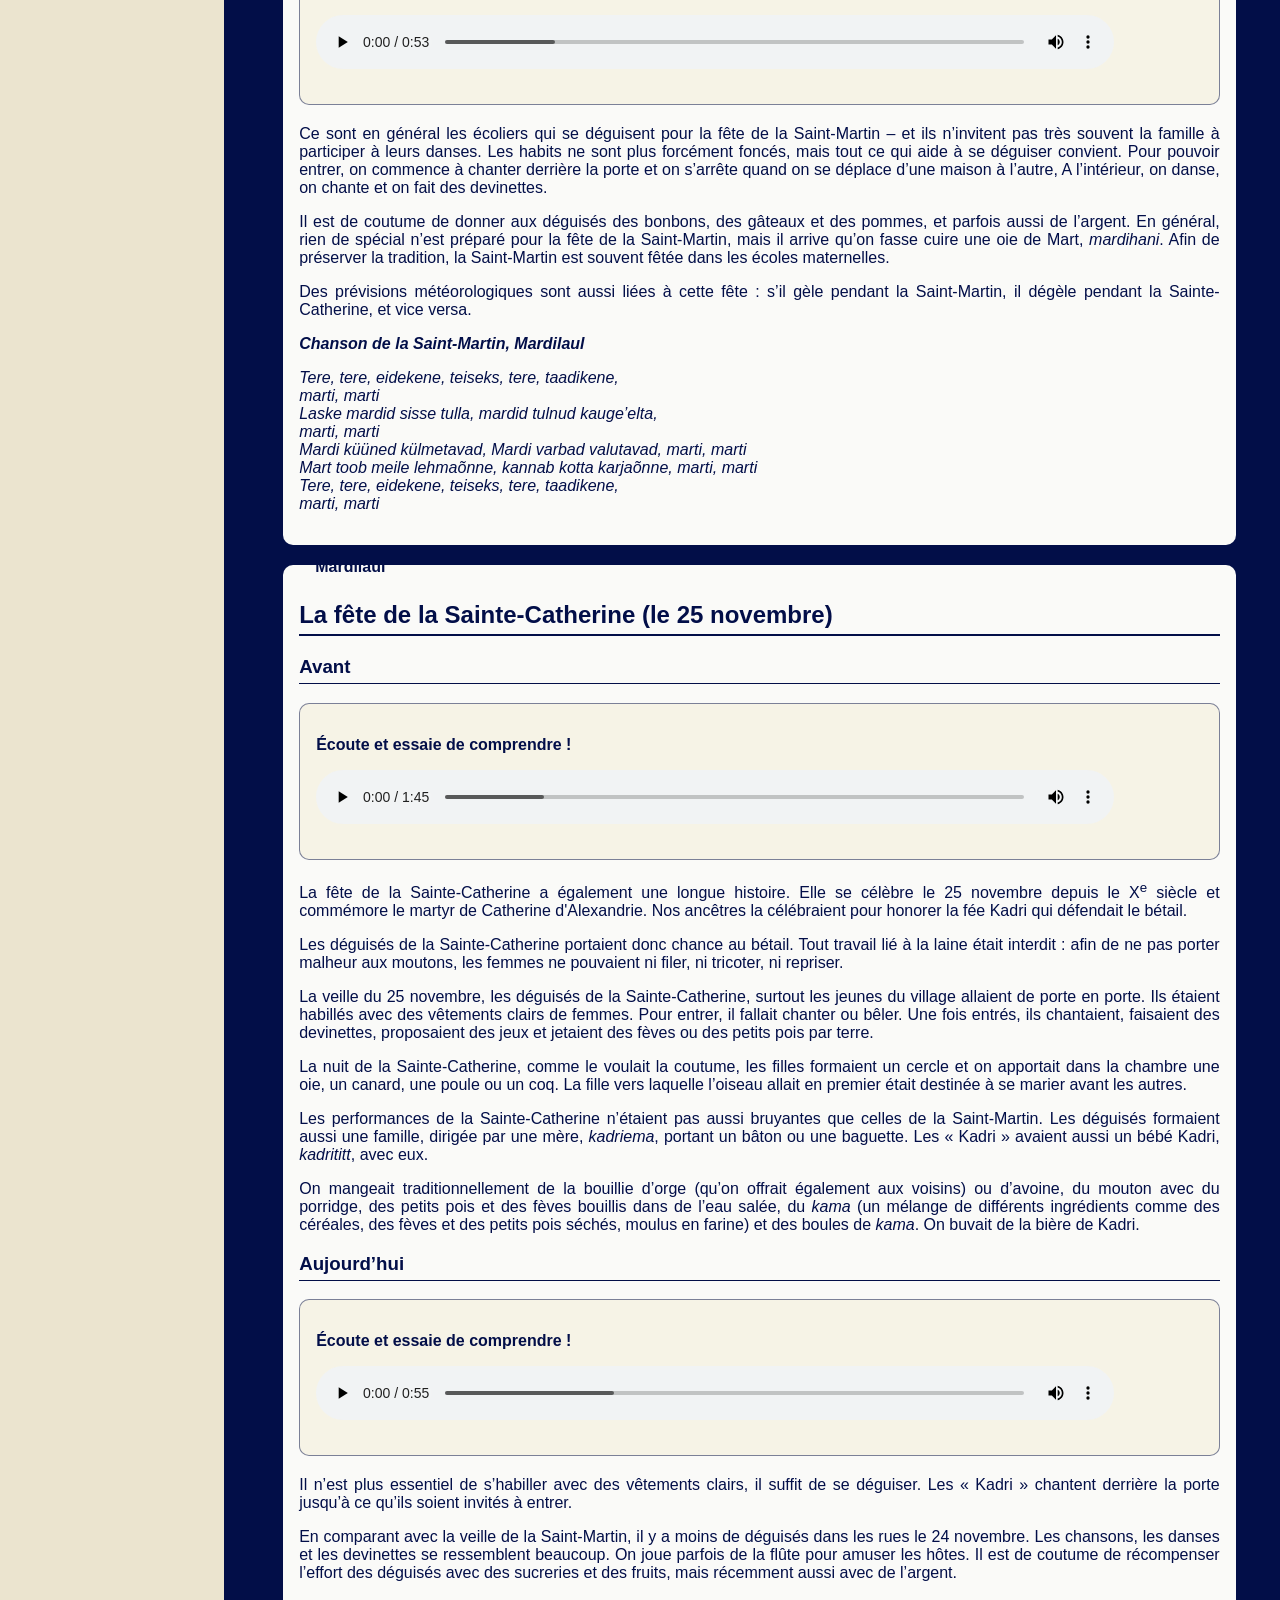
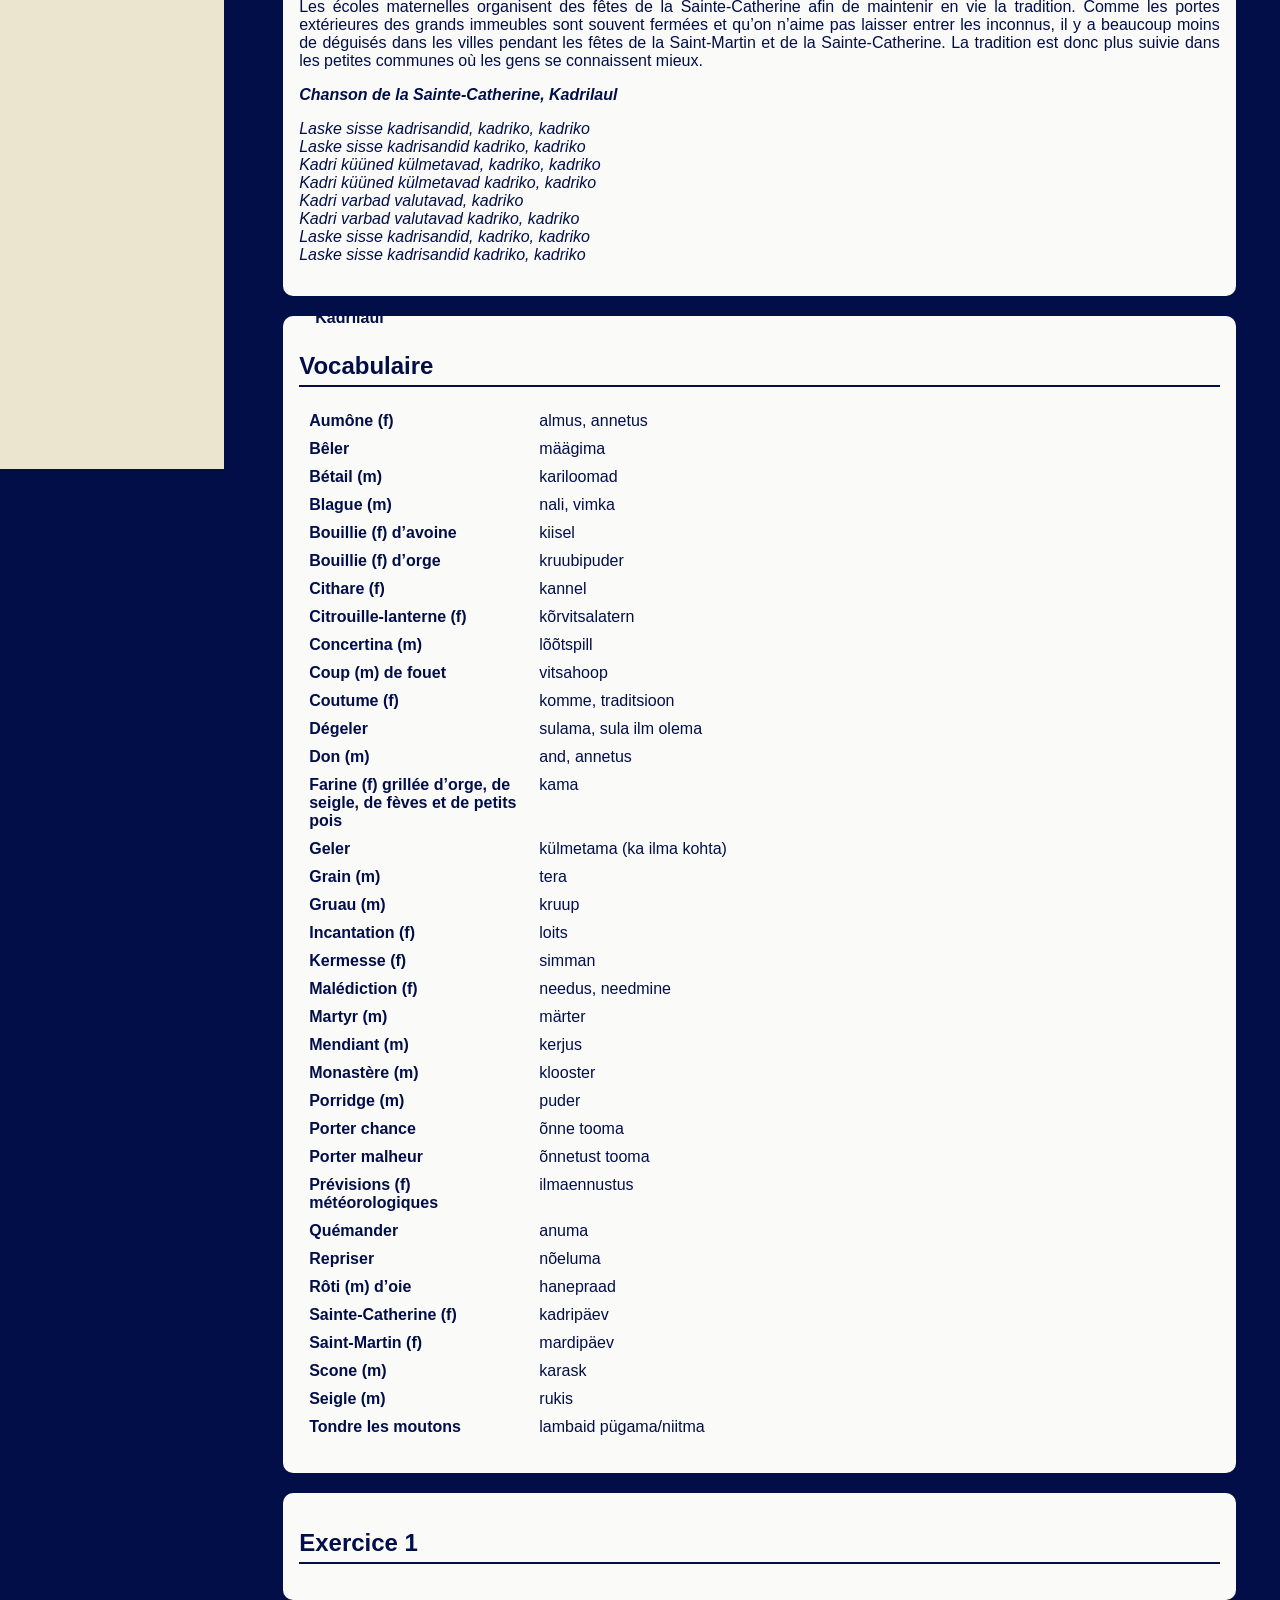
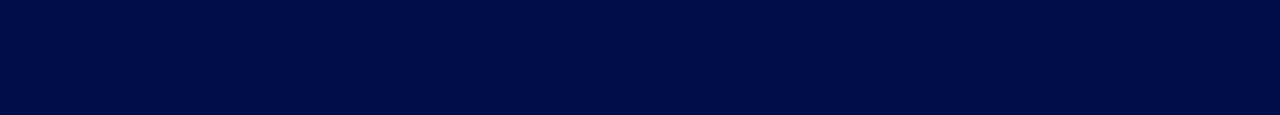
<file: mardi-ja-kadripaev.html>
<!DOCTYPE html>
<html lang="fr">

<head>
    <meta charset="UTF-8">
    <meta name="viewport" content="width=device-width, initial-scale=1.0">
    <title>Fêtes de la Saint-Martin et de la Sainte-Catherine</title>
    <link rel="stylesheet" href="/css/vorming.css">
    <link rel="stylesheet" href="/css/vahelehtede.css">
</head>

<body>
    <nav>
        <a href="index.html">Page d'accueil</a>
        <a href="aastaajad.html">Les saisons</a>
        <a href="vastlad.html">Mardi Gras</a>
        <a href="lihavotted.html">Pâques</a>
        <a href="jaanipaev.html">Fête de la Saint-Jean</a>
        <a class="aktiivne" href="mardi-ja-kadripaev.html">Fêtes de la Saint-Martin et de la Sainte-Catherine</a>
        <a href="joulud-ja-uusaasta.html">Noël et le Nouvel An</a>
        <a href="grammatika.html">Grammaire</a>
    </nav>

    <main>
        <h1>Fêtes de la Saint-Martin et de la Sainte-Catherine</h1>
        <section class="dialoog">
            <h2>Dialogue</h2>

            <div class="kuulamisylesanne">
                <p>Écoute et essaie de comprendre&nbsp;!</p>
                <!-- Audiofail -->
                <audio controls>
                    <source src="/audiofailid/mardi-ja-kadripaev/saint-martin-dialogue.mp3" type="audio/mpeg">
                    Sinu veebilehitseja ei toeta seda audiopleierit.
                </audio>
            </div>

            <!-- Dialoog -->
            <p>Q&nbsp;: Quelles fêtes vous avez en automne&nbsp;? Est-ce que les Estoniens fêtent Halloween, par
                exemple&nbsp;?</p>
            <p>R&nbsp;: Non, pas beaucoup, mais bien sûr que nous connaissons cette tradition et les
                citrouilles-lanternes sont, en fait, très sympas.
                Les écoles spécialisées en anglais organisent sans doute quelque chose, mais nous avons nos propres
                fêtes traditionnelles&nbsp;: la Saint-Martin, <i>mardipäev</i>, et la Sainte-Catherine,
                <i>kadripäev</i>.
                On peut leur trouver quelques points communs.
            </p>
        </section>

        <section class="lugemistekst">
            <h2>La fête de la Saint-Martin (le 10 novembre)</h2>
            <!-- Lugemisteksti sissejuhatav osa -->
            <p>On dit que <i>mardijooks</i>, c’est-à-dire aller de porte en porte, déguisé en mendiant de la
                Saint-Martin, est une très vieille tradition internationale&nbsp;: en effet, au Moyen-Âge, on demandait
                ainsi l’aumône pour les monastères.
                Ce sont les Allemands qui ont apporté cette coutume en Estonie à la fin de l’époque médiévale.</p>

            <h3>Avant</h3>

            <div class="kuulamisylesanne">
                <p>Écoute et essaie de comprendre&nbsp;!</p>
                <!-- Audiofail Avant teksti kohta-->
                <audio controls>
                    <source src="/audiofailid/mardi-ja-kadripaev/saint-martin-introduction-et-avant.mp3"
                        type="audio/mpeg">
                    Sinu veebilehitseja ei toeta seda audiopleierit.
                </audio>
            </div>

            <!-- Lugemistekst -->
            <p>Les déguisés de la Saint-Martin, <i>mardisandid</i>, faisaient du porte-à-porte la veille de la
                Saint-Martin. De petits groupes s’organisaient en «&nbsp;famille&nbsp;», dirigées par un père et une
                mère qui devaient savoir chanter.
                Ils portaient des vêtements foncés et avaient le visage couvert de suie. </p>
            <p>Ils avaient souvent un accordéon ou un concertina, mais parfois aussi un violon ou une cithare pour
                accompagner leurs chants et leurs danses.
                Pour faire fuir les mauvais esprits sur la route, les déguisés de la Saint-Martin faisaient du bruit
                avec des trompettes et même, parfois, des poêles.</p>
            <p>Le rituel de la Saint-Martin se construisait d’une manière assez fixe. Les déguisés commençaient par
                frapper à une porte en chantant une chanson pour leur permettre d’entrer.
                Après les salutations, le père de la Saint-Martin jetait quelques poignées de grain, de gruau et de
                petit pois par terre, tout en récitant une incantation spéciale.</p>
            <p>Puis, on vérifiait si les enfants savaient bien lire et si les filles connaissaient bien les activités
                artisanales. Les masqués faisaient des devinettes, proposaient des jeux et dansaient seul, en cercle ou
                en couple.
                Parfois, la famille visitée était aussi invitée à danser. Le père de la Saint-Martin donnait un petit
                coup de fouet à chacun et leur souhaitait une bonne santé.</p>
            <p>Ensuite, une chanson spéciale était présentée pour quémander des produits alimentaires, de l’argent, des
                sucreries, etc. Il y avait aussi une chanson à part pour remercier pour les dons.
                Ces chansons étaient généralement suivies par des vœux souhaitant de la chance pour la récolte et le
                bétail, pour les futurs enfants et la recherche d’un époux. Plus le groupe de déguisés était grand, plus
                ils apportaient de bonheur.</p>
            <p>La chanson de départ se composait d’adieux, de bons vœux et de promesses de revenir l’année suivante. Si
                la porte restait fermée devant les déguisés, ils chantaient des malédictions et se moquaient de la
                famille.
                La nourriture et la bière collectées servaient à organiser une kermesse.</p>
            <p>Quelques travaux étaient interdits pendant la Saint-Martin&nbsp;: il n’était pas souhaitable de
                travailler le lin ni de tondre les moutons.</p>
            <p><b>Le repas traditionnel</b> de la fête de la Saint-Martin était le rôti d’oie – au XIX<sup>e</sup>
                siècle, c’était plutôt réservé aux familles fortunées. Les coqs et les poules étaient également tués
                pour la Saint-Martin&nbsp;: manger de la volaille devait apporter de nouveaux poulains.
                Dans le nord de l’Estonie, on faisait cuire une tête de porc et des choux. Dans le sud, on faisait des
                scones, <i>karaskid</i>. On préparait aussi des saucisses.</p>

            <h3>Aujourd’hui</h3>

            <div class="kuulamisylesanne">
                <p>Écoute et essaie de comprendre&nbsp;!</p>
                <!-- Audiofail Aujourd’hui teksti kohta-->
                <audio controls>
                    <source src="/audiofailid/mardi-ja-kadripaev/saint-martin-aujourdhui.mp3" type="audio/mpeg">
                    Sinu veebilehitseja ei toeta seda audiopleierit.
                </audio>
            </div>

            <!-- Lugemistekst -->
            <p>Ce sont en général les écoliers qui se déguisent pour la fête de la Saint-Martin – et ils n’invitent pas
                très souvent la famille à participer à leurs danses. Les habits ne sont plus forcément foncés, mais tout
                ce qui aide à se déguiser convient.
                Pour pouvoir entrer, on commence à chanter derrière la porte et on s’arrête quand on se déplace d’une
                maison à l’autre, A l’intérieur, on danse, on chante et on fait des devinettes.</p>
            <p>Il est de coutume de donner aux déguisés des bonbons, des gâteaux et des pommes, et parfois aussi de
                l’argent. En général, rien de spécial n’est préparé pour la fête de la Saint-Martin, mais il arrive
                qu’on fasse cuire une oie de Mart, <i>mardihani</i>.
                Afin de préserver la tradition, la Saint-Martin est souvent fêtée dans les écoles maternelles.</p>
            <p>Des prévisions météorologiques sont aussi liées à cette fête&nbsp;: s’il gèle pendant la Saint-Martin, il
                dégèle pendant la Sainte-Catherine, et vice versa.</p>

            <p><i><b>Chanson de la Saint-Martin, Mardilaul</b></i></p>
            <p><i>Tere, tere, eidekene, teiseks, tere, taadikene,<br>
                    marti, marti<br>
                    Laske mardid sisse tulla, mardid tulnud kauge’elta,<br>
                    marti, marti<br>
                    Mardi küüned külmetavad, Mardi varbad valutavad, marti, marti<br>
                    Mart toob meile lehmaõnne, kannab kotta karjaõnne, marti, marti<br>
                    Tere, tere, eidekene, teiseks, tere, taadikene,<br>
                    marti, marti<br>
                </i></p>
            <a href="https://www.youtube.com/watch?v=nQnKKSOVZ_Y&list=RDnQnKKSOVZ_Y&start_radio=1">Mardilaul</a>
        </section>

        <section class="lugemistekst">
            <h2>La fête de la Sainte-Catherine (le 25 novembre)</h2>
            <h3>Avant</h3>

            <div class="kuulamisylesanne">
                <p>Écoute et essaie de comprendre&nbsp;!</p>
                <!-- Audiofail Avant teksti kohta-->
                <audio controls>
                    <source src="/audiofailid/mardi-ja-kadripaev/sainte-catherine-avant.mp3" type="audio/mpeg">
                    Sinu veebilehitseja ei toeta seda audiopleierit.
                </audio>
            </div>

            <!-- Lugemistekst -->
            <p>La fête de la Sainte-Catherine a également une longue histoire. Elle se célèbre le 25 novembre depuis le
                X<sup>e</sup> siècle et commémore le martyr de Catherine d'Alexandrie. Nos ancêtres la célébraient pour
                honorer la fée Kadri qui défendait le bétail.</p>
            <p>Les déguisés de la Sainte-Catherine portaient donc chance au bétail. Tout travail lié à la laine était
                interdit&nbsp;: afin de ne pas porter malheur aux moutons, les femmes ne pouvaient ni filer, ni
                tricoter, ni repriser.</p>
            <p>La veille du 25 novembre, les déguisés de la Sainte-Catherine, surtout les jeunes du village allaient de
                porte en porte. Ils étaient habillés avec des vêtements clairs de femmes. Pour entrer, il fallait
                chanter ou bêler.
                Une fois entrés, ils chantaient, faisaient des devinettes, proposaient des jeux et jetaient des fèves ou
                des petits pois par terre.</p>
            <p>La nuit de la Sainte-Catherine, comme le voulait la coutume, les filles formaient un cercle et on
                apportait dans la chambre une oie, un canard, une poule ou un coq. La fille vers laquelle l’oiseau
                allait en premier était destinée à se marier avant les autres.</p>
            <p>Les performances de la Sainte-Catherine n’étaient pas aussi bruyantes que celles de la Saint-Martin. Les
                déguisés formaient aussi une famille, dirigée par une mère, <i>kadriema</i>, portant un bâton ou une
                baguette. Les «&nbsp;Kadri&nbsp;» avaient aussi un bébé Kadri, <i>kadrititt</i>, avec eux.</p>
            <p>On mangeait traditionnellement de la bouillie d’orge (qu’on offrait également aux voisins) ou d’avoine,
                du mouton avec du porridge, des petits pois et des fèves bouillis dans de l’eau salée, du <i>kama</i>
                (un mélange de différents ingrédients comme des céréales, des fèves et des petits pois séchés, moulus en
                farine) et des boules de <i>kama</i>.
                On buvait de la bière de Kadri.</p>

            <h3>Aujourd’hui</h3>

            <div class="kuulamisylesanne">
                <p>Écoute et essaie de comprendre&nbsp;!</p>
                <!-- Audiofail Aujourd’hui teksti kohta-->
                <audio controls>
                    <source src="/audiofailid/mardi-ja-kadripaev/sainte-catherine-aujourdhui.mp3" type="audio/mpeg">
                    Sinu veebilehitseja ei toeta seda audiopleierit.
                </audio>
            </div>

            <!-- Lugemistekst -->
            <p>Il n’est plus essentiel de s’habiller avec des vêtements clairs, il suffit de se déguiser. Les
                «&nbsp;Kadri&nbsp;» chantent derrière la porte jusqu’à ce qu’ils soient invités à entrer.</p>
            <p>En comparant avec la veille de la Saint-Martin, il y a moins de déguisés dans les rues le 24 novembre.
                Les chansons, les danses et les devinettes se ressemblent beaucoup. On joue parfois de la flûte pour
                amuser les hôtes. Il est de coutume de récompenser l’effort des déguisés avec des sucreries et des
                fruits, mais récemment aussi avec de l’argent.</p>
            <p>Les écoles maternelles organisent des fêtes de la Sainte-Catherine afin de maintenir en vie la tradition.
                Comme les portes extérieures des grands immeubles sont souvent fermées et qu’on n’aime pas laisser
                entrer les inconnus, il y a beaucoup moins de déguisés dans les villes pendant les fêtes de la
                Saint-Martin et de la Sainte-Catherine.
                La tradition est donc plus suivie dans les petites communes où les gens se connaissent mieux.</p>

            <p><i><b>Chanson de la Sainte-Catherine, Kadrilaul</b></i></p>
            <p><i>Laske sisse kadrisandid, kadriko, kadriko<br>
                    Laske sisse kadrisandid kadriko, kadriko<br>
                    Kadri küüned külmetavad, kadriko, kadriko<br>
                    Kadri küüned külmetavad kadriko, kadriko<br>
                    Kadri varbad valutavad, kadriko<br>
                    Kadri varbad valutavad kadriko, kadriko<br>
                    Laske sisse kadrisandid, kadriko, kadriko<br>
                    Laske sisse kadrisandid kadriko, kadriko
                </i></p>
            <a href="https://www.youtube.com/watch?v=p5ftoW9MKWc">Kadrilaul</a>
        </section>


        <section class="sonavara">
            <h2>Vocabulaire</h2>
            <!-- Sõnavara -->
            <dl>
                <dt>Aumône (f)</dt>
                <dd>almus, annetus</dd>
                <dt>Bêler</dt>
                <dd>määgima</dd>
                <dt>Bétail (m)</dt>
                <dd>kariloomad</dd>
                <dt>Blague (m)</dt>
                <dd>nali, vimka</dd>
                <dt>Bouillie (f) d’avoine</dt>
                <dd>kiisel</dd>
                <dt>Bouillie (f) d’orge</dt>
                <dd>kruubipuder</dd>
                <dt>Cithare (f)</dt>
                <dd>kannel</dd>
                <dt>Citrouille-lanterne (f)</dt>
                <dd>kõrvitsalatern</dd>
                <dt>Concertina (m)</dt>
                <dd>lõõtspill</dd>
                <dt>Coup (m) de fouet</dt>
                <dd>vitsahoop</dd>
                <dt>Coutume (f)</dt>
                <dd>komme, traditsioon</dd>
                <dt>Dégeler</dt>
                <dd>sulama, sula ilm olema</dd>
                <dt>Don (m)</dt>
                <dd>and, annetus</dd>
                <dt>Farine (f) grillée d’orge, de seigle, de fèves et de petits pois</dt>
                <dd>kama</dd>
                <dt>Geler</dt>
                <dd>külmetama (ka ilma kohta)</dd>
                <dt>Grain (m)</dt>
                <dd>tera</dd>
                <dt>Gruau (m)</dt>
                <dd>kruup</dd>
                <dt>Incantation (f)</dt>
                <dd>loits</dd>
                <dt>Kermesse (f)</dt>
                <dd>simman</dd>
                <dt>Malédiction (f)</dt>
                <dd>needus, needmine</dd>
                <dt>Martyr (m)</dt>
                <dd>märter</dd>
                <dt>Mendiant (m)</dt>
                <dd>kerjus</dd>
                <dt>Monastère (m)</dt>
                <dd>klooster</dd>
                <dt>Porridge (m)</dt>
                <dd>puder</dd>
                <dt>Porter chance</dt>
                <dd>õnne tooma</dd>
                <dt>Porter malheur</dt>
                <dd>õnnetust tooma</dd>
                <dt>Prévisions (f) météorologiques</dt>
                <dd>ilmaennustus</dd>
                <dt>Quémander</dt>
                <dd>anuma</dd>
                <dt>Repriser</dt>
                <dd>nõeluma</dd>
                <dt>Rôti (m) d’oie</dt>
                <dd>hanepraad</dd>
                <dt>Sainte-Catherine (f)</dt>
                <dd>kadripäev</dd>
                <dt>Saint-Martin (f)</dt>
                <dd>mardipäev</dd>
                <dt>Scone (m)</dt>
                <dd>karask</dd>
                <dt>Seigle (m)</dt>
                <dd>rukis</dd>
                <dt>Tondre les moutons</dt>
                <dd>lambaid pügama/niitma</dd>
            </dl>
        </section>

        <section class="lunkharjutus">
            <h2>Exercice 1</h2> <!-- Täpsusta vajadusel pealkirja -->
            <!-- Lünktekst -->
        </section>

        <section class="muu-harjutus"> <!-- Täpsusta id! -->
            <h2>Exercice 2</h2> <!-- Täpsusta vajadusel pealkirja -->
            <!-- Muu harjutus -->
        </section>
    </main>
</body>

</html>
</file>
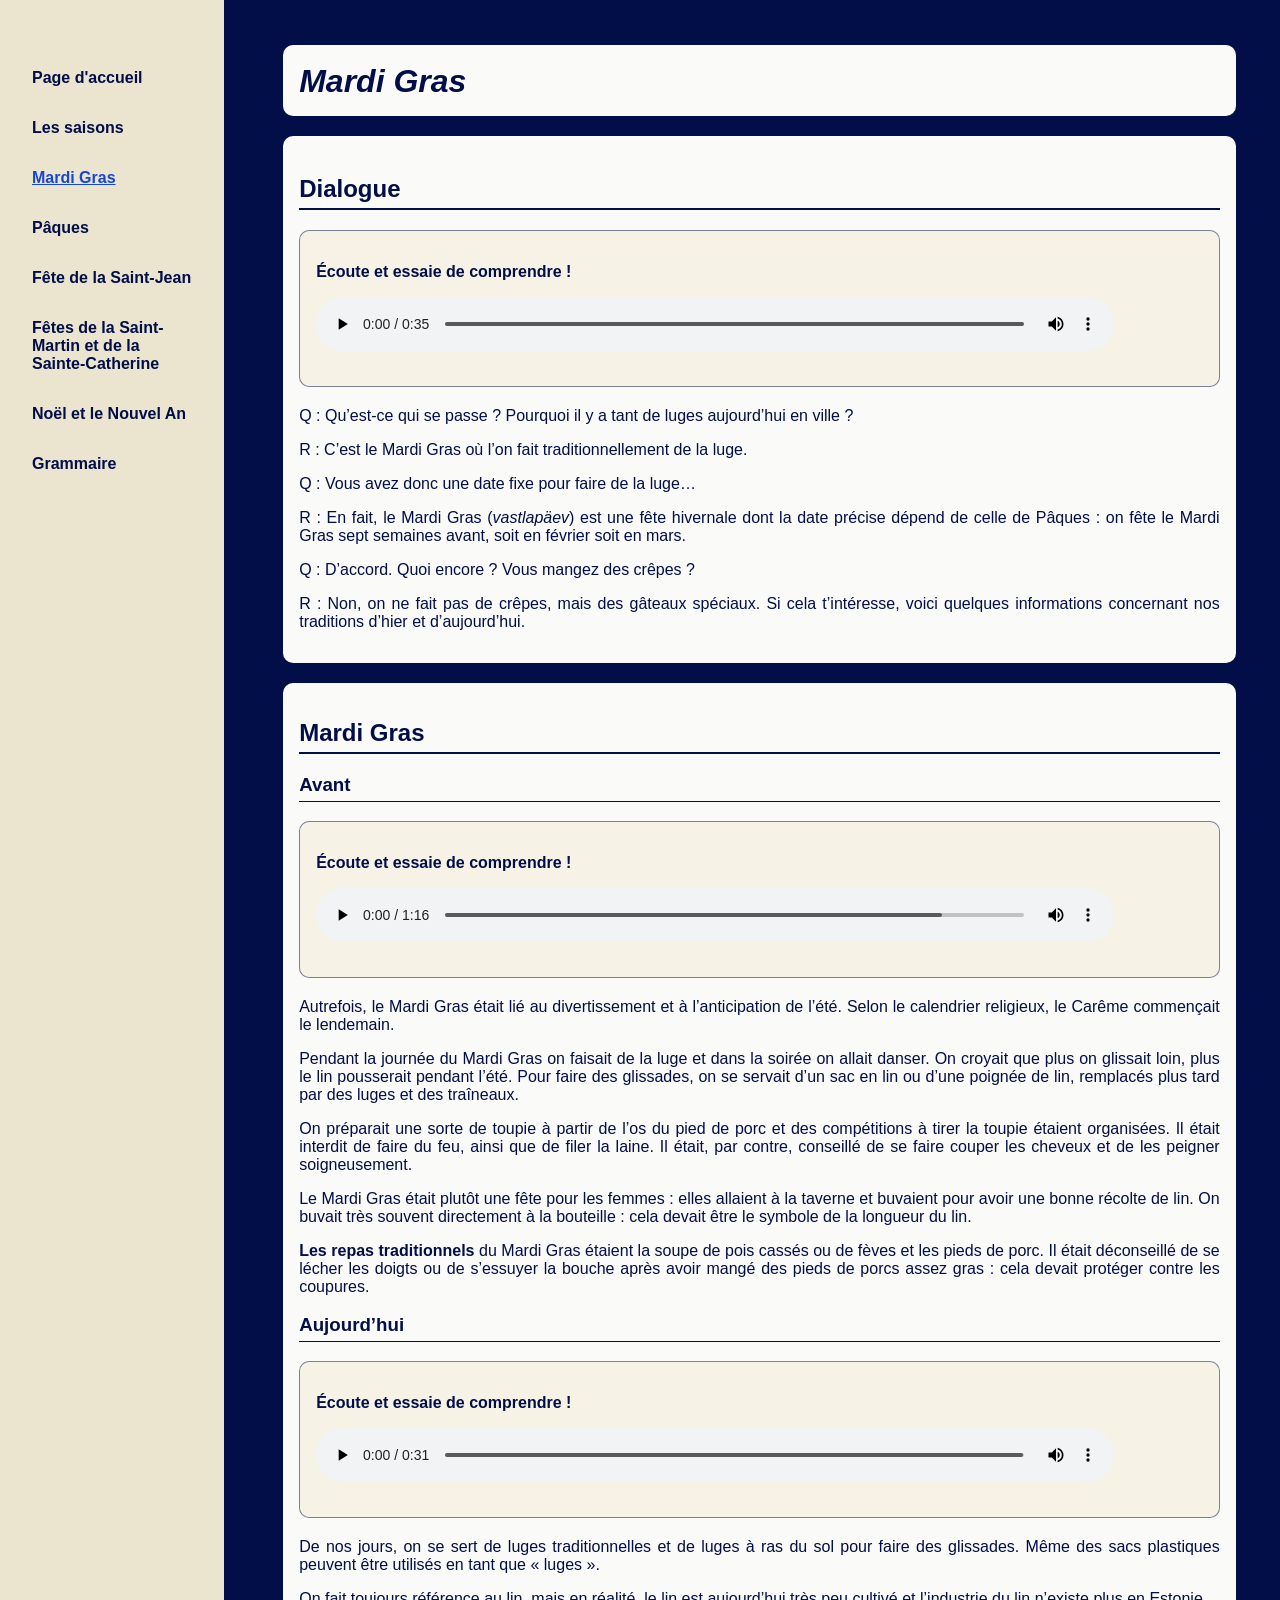
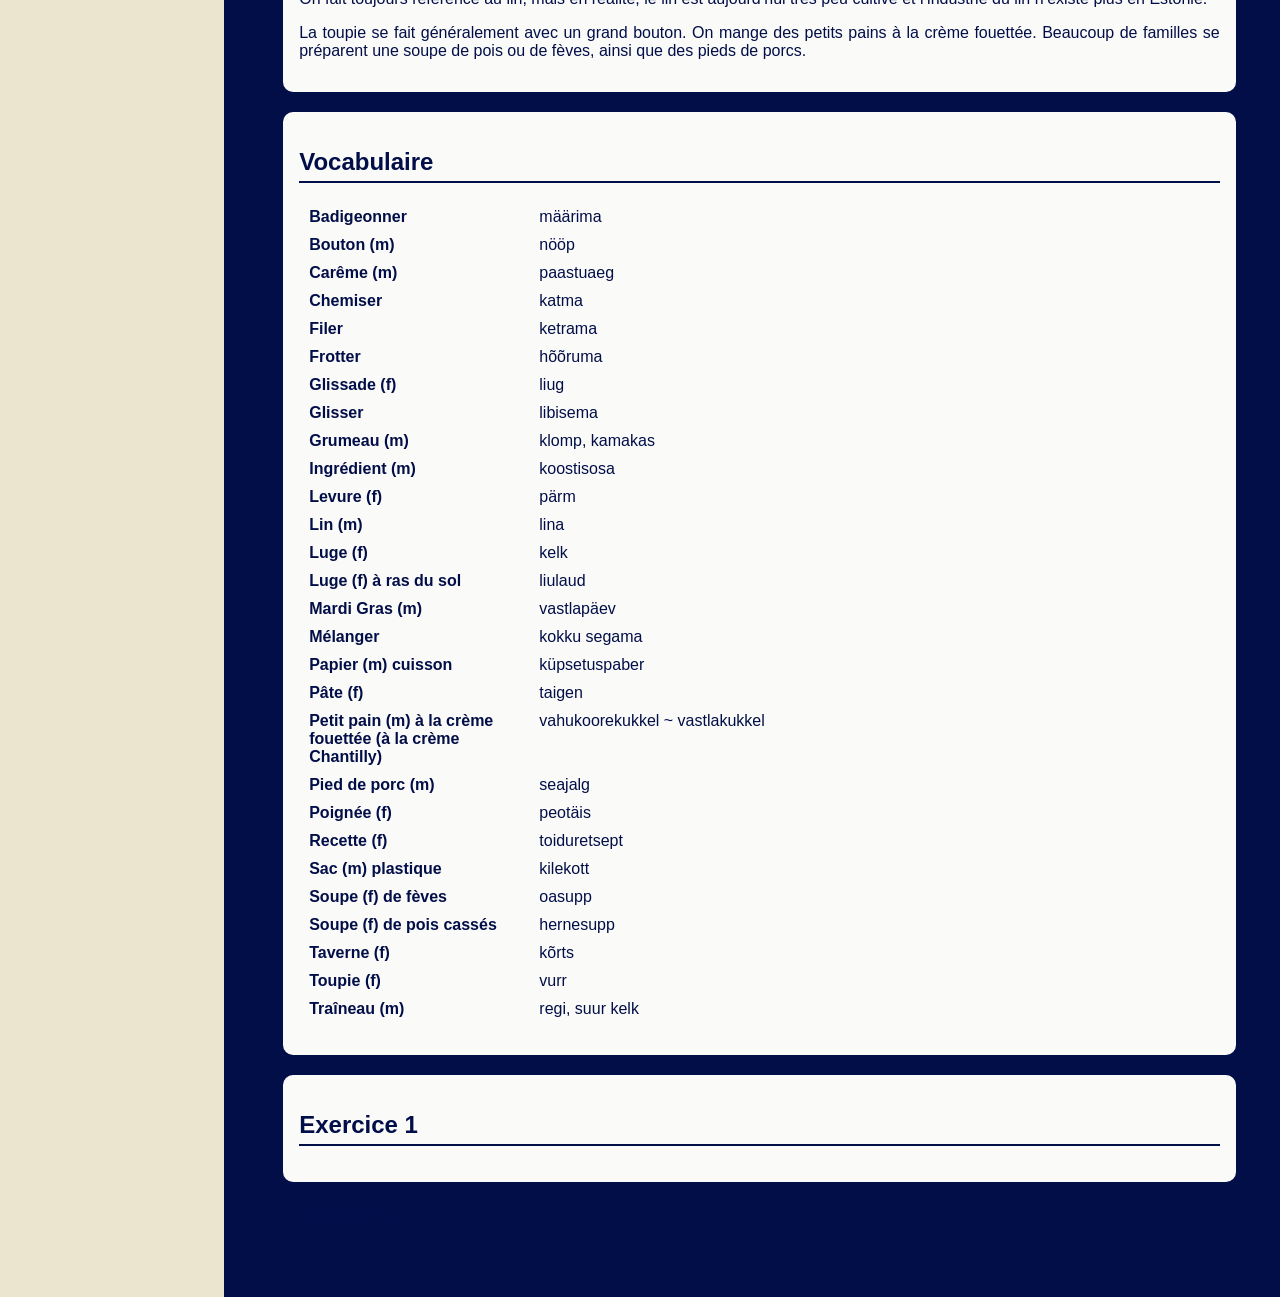
<file: vastlad.html>
<!DOCTYPE html>
<html lang="fr">

<head>
    <meta charset="UTF-8">
    <meta name="viewport" content="width=device-width, initial-scale=1.0">
    <title>Mardi Gras</title>
    <link rel="stylesheet" href="/css/vorming.css">
    <link rel="stylesheet" href="/css/vahelehtede.css">
</head>

<body>
    <nav>
        <a href="index.html">Page d'accueil</a>
        <a href="aastaajad.html">Les saisons</a>
        <a class="aktiivne" href="vastlad.html">Mardi Gras</a>
        <a href="lihavotted.html">Pâques</a>
        <a href="jaanipaev.html">Fête de la Saint-Jean</a>
        <a href="mardi-ja-kadripaev.html">Fêtes de la Saint-Martin et de la Sainte-Catherine</a>
        <a href="joulud-ja-uusaasta.html">Noël et le Nouvel An</a>
        <a href="grammatika.html">Grammaire</a>
    </nav>

    <main>
        <h1>Mardi Gras</h1>
        <section class="dialoog">
            <h2>Dialogue</h2>

            <div class="kuulamisylesanne">
                <p>Écoute et essaie de comprendre&nbsp;!</p>
                <!-- Audiofail -->
                <audio controls>
                    <source src="/audiofailid/vastlapaev/mardi-gras-dialogue.mp3" type="audio/mpeg">
                    Sinu veebilehitseja ei toeta seda audiopleierit.
                </audio>
            </div>

            <!-- Dialoog -->
            <p>Q&nbsp;: Qu’est-ce qui se passe&nbsp;? Pourquoi il y a tant de luges aujourd’hui en ville&nbsp;?</p>
            <p>R&nbsp;: C’est le Mardi Gras où l’on fait traditionnellement de la luge. </p>
            <p>Q&nbsp;: Vous avez donc une date fixe pour faire de la luge…</p>
            <p>R&nbsp;: En fait, le Mardi Gras (<i>vastlapäev</i>) est une fête hivernale dont la date précise dépend de
                celle de Pâques&nbsp;: on fête le Mardi Gras sept semaines avant, soit en février soit en mars.</p>
            <p>Q&nbsp;: D’accord. Quoi encore&nbsp;? Vous mangez des crêpes&nbsp;?</p>
            <p>R&nbsp;: Non, on ne fait pas de crêpes, mais des gâteaux spéciaux. Si cela t’intéresse, voici quelques
                informations concernant nos traditions d’hier et d’aujourd’hui.</p>

        </section>

        <section class="lugemistekst">
            <h2>Mardi Gras</h2>
            <h3>Avant</h3>

            <div class="kuulamisylesanne">
                <p>Écoute et essaie de comprendre&nbsp;!</p>
                <!-- Audiofail Avant teksti kohta-->
                <audio controls>
                    <source src="/audiofailid/vastlapaev/mardi-gras-avant.mp3" type="audio/mpeg">
                    Sinu veebilehitseja ei toeta seda audiopleierit.
                </audio>
            </div>

            <!-- Lugemistekst -->
            <p>Autrefois, le Mardi Gras était lié au divertissement et à l’anticipation de l’été. Selon le calendrier
                religieux, le Carême commençait le lendemain.</p>
            <p>Pendant la journée du Mardi Gras on faisait de la luge et dans la soirée on allait danser. On croyait que
                plus on glissait loin, plus le lin pousserait pendant l’été.
                Pour faire des glissades, on se servait d’un sac en lin ou d’une poignée de lin, remplacés plus tard par
                des luges et des traîneaux.</p>
            <p>On préparait une sorte de toupie à partir de l’os du pied de porc et des compétitions à tirer la toupie
                étaient organisées. Il était interdit de faire du feu, ainsi que de filer la laine.
                Il était, par contre, conseillé de se faire couper les cheveux et de les peigner soigneusement.</p>
            <p>Le Mardi Gras était plutôt une fête pour les femmes&nbsp;: elles allaient à la taverne et buvaient pour
                avoir une bonne récolte de lin.
                On buvait très souvent directement à la bouteille&nbsp;: cela devait être le symbole de la longueur du
                lin.</p>
            <p><b>Les repas traditionnels</b> du Mardi Gras étaient la soupe de pois cassés ou de fèves et les pieds de
                porc.
                Il était déconseillé de se lécher les doigts ou de s’essuyer la bouche après avoir mangé des pieds de
                porcs assez gras&nbsp;: cela devait protéger contre les coupures.</p>

            <h3>Aujourd’hui</h3>

            <div class="kuulamisylesanne">
                <p>Écoute et essaie de comprendre&nbsp;!</p>
                <!-- Audiofail Aujourd’hui teksti kohta-->
                <audio controls>
                    <source src="/audiofailid/vastlapaev/mardi-gras-aujourdhui.mp3" type="audio/mpeg">
                    Sinu veebilehitseja ei toeta seda audiopleierit.
                </audio>
            </div>

            <!-- Lugemistekst -->
            <p>De nos jours, on se sert de luges traditionnelles et de luges à ras du sol pour faire des glissades. Même
                des sacs plastiques peuvent être utilisés en tant que «&nbsp;luges&nbsp;».</p>
            <p>On fait toujours référence au lin, mais en réalité, le lin est aujourd’hui très peu cultivé et
                l’industrie du lin n’existe plus en Estonie.</p>
            <p>La toupie se fait généralement avec un grand bouton. On mange des petits pains à la crème fouettée.
                Beaucoup de familles se préparent une soupe de pois ou de fèves, ainsi que des pieds de porcs.</p>
        </section>

        <section class="sonavara">
            <h2>Vocabulaire</h2>
            <!-- Sõnavara -->
            <dl>
                <dt>Badigeonner</dt>
                <dd>määrima</dd>
                <dt>Bouton (m)</dt>
                <dd>nööp</dd>
                <dt>Carême (m)</dt>
                <dd>paastuaeg</dd>
                <dt>Chemiser</dt>
                <dd>katma</dd>
                <dt>Filer</dt>
                <dd>ketrama</dd>
                <dt>Frotter</dt>
                <dd>hõõruma</dd>
                <dt>Glissade (f)</dt>
                <dd>liug</dd>
                <dt>Glisser</dt>
                <dd>libisema</dd>
                <dt>Grumeau (m)</dt>
                <dd>klomp, kamakas</dd>
                <dt>Ingrédient (m)</dt>
                <dd>koostisosa</dd>
                <dt>Levure (f)</dt>
                <dd>pärm</dd>
                <dt>Lin (m)</dt>
                <dd>lina</dd>
                <dt>Luge (f)</dt>
                <dd>kelk</dd>
                <dt>Luge (f) à ras du sol</dt>
                <dd>liulaud</dd>
                <dt>Mardi Gras (m)</dt>
                <dd>vastlapäev</dd>
                <dt>Mélanger</dt>
                <dd>kokku segama</dd>
                <dt>Papier (m) cuisson</dt>
                <dd>küpsetuspaber</dd>
                <dt>Pâte (f)</dt>
                <dd>taigen</dd>
                <dt>Petit pain (m) à la crème fouettée (à la crème Chantilly)</dt>
                <dd>vahukoorekukkel ~ vastlakukkel</dd>
                <dt>Pied de porc (m)</dt>
                <dd>seajalg</dd>
                <dt>Poignée (f)</dt>
                <dd>peotäis</dd>
                <dt>Recette (f)</dt>
                <dd>toiduretsept</dd>
                <dt>Sac (m) plastique</dt>
                <dd>kilekott</dd>
                <dt>Soupe (f) de fèves</dt>
                <dd>oasupp</dd>
                <dt>Soupe (f) de pois cassés</dt>
                <dd>hernesupp</dd>
                <dt>Taverne (f)</dt>
                <dd>kõrts</dd>
                <dt>Toupie (f)</dt>
                <dd>vurr</dd>
                <dt>Traîneau (m)</dt>
                <dd>regi, suur kelk</dd>
            </dl>
        </section>

        <section class="lunkharjutus">
            <h2>Exercice 1</h2> <!-- Täpsusta vajadusel pealkirja -->
            <!-- Lünktekst -->
        </section>

        <section class="muu-harjutus"> <!-- Täpsusta id! -->
            <h2>Exercice 2</h2> <!-- Täpsusta vajadusel pealkirja -->
            <!-- Muu harjutus -->
        </section>
    </main>
</body>

</html>
</file>
<file: css/vorming.css>
body {
    background-color: rgb(2, 14, 72);
    font-family: Arial, sans-serif;
    padding: 2rem;
    padding-top: 1rem;
    position: sticky;
    align-self: flex-start;
    float:right;
}

h1 {
    background-color: rgb(250, 250, 248);
    font-style: italic;
    padding: 1rem;
    padding-top: 1.1rem;
    color: rgb(2, 14, 72);
    border-radius: 0.625rem;
    margin-bottom: 1.25rem;
    width: max(96.2%);
    flex-grow: 1;
    flex-shrink: 0;
}

p {
    color: rgb(2, 14, 72);
    text-align: justify;
    font-family: Arial, sans-serif;
}

h2 {
    color: rgb(2, 14, 72);
    border-bottom: 0.125rem solid rgb(2, 14, 72);
    padding-bottom: 0.3125rem;
}

h3 {
    color: rgb(2, 14, 72);
    border-bottom: 0.0625rem solid rgb(2, 14, 72);
    padding-bottom: 0.3125rem;
}


nav {
    position: fixed;
    color: rgb(2, 14, 72);
    background-color: rgb(235, 228, 207);
    padding: 1rem;
    padding-top: 3.3rem;
    margin: 0;
    top: 0;
    left: 0;
    width: max(15%, 2.25rem);
    height: 400vh;
    align-items: flex-start;
    justify-content: flex-start; 
    display: flex;
    float: left;
    flex-direction: column;
    font-family: Arial, sans-serif;
    font-weight: bold;
}

 a {
    display: flex;
    align-items: flex-start;
    justify-content: flex-start;
    flex-direction: column;
    float: left;
    padding-left: 1rem;
    padding-right: 1rem;
    padding-top: 1.8rem;
    color: rgb(2, 14, 72);
    text-decoration: none;
    flex-direction: column;
    font-family: Arial, sans-serif;
    font-weight: bold;
    
}

 nav a {
     display: block;
     align-items: flex-start;
     justify-content: flex-start;
     flex-direction: column;
     padding: 1rem;
     color: rgb(2, 14, 72);
     text-decoration: none;
     flex-direction: column;  
 }

nav a:hover {
    color: rgb(45, 114, 212);
}

main {
margin-left: 15.2rem;
flex-grow: 1;
flex-shrink: 0;
}

.aktiivne {
    color: rgb(22, 70, 212);
    text-decoration: underline; 
}
</file>
<file: css/pealeht.css>
body {
    background-color: rgb(2, 14, 72);
    font-family: Arial;
    padding: 2rem;
    padding-top: 1rem;
    position: sticky;
    align-self: flex-start;
}

h1 {color: rgb(2, 14, 72);
    background-color: rgb(250, 250, 248);
    font-style: italic;
    text-align: left;
    padding: 1rem;
    border-radius: 0.625rem;
    margin-bottom: 1.25rem;
    width: max(96.2%);
}

p {
    text-align: left;
    color: rgb(2, 14, 72);
}

li {
    color: rgb(2, 14, 72);
}

div {
    background-color: rgb(250, 250, 248);
    padding: 1rem;
    border-radius: 0.625rem;
    margin-bottom: 1.25rem;
    width: max(96.2%, 11rem);
    align-self: flex-start;
}
</file>
<file: css/vahelehtede.css>
.dialoog {
    background-color: rgb(250, 250, 248);
    padding: 1rem;
    padding-top: 1.2rem;
    border-radius: 0.625rem;
    margin-bottom: 1.25rem;
    width: max(96.2%);
}

audio {
    width: max(90%, 10rem);
    margin-bottom: 0.9375rem;
    border-radius: 0.625rem;
}

.juhis {
    margin-bottom: 0.9375rem;
    border-radius: 0.625rem;
    font-weight: bold;
    width: max(96.2%);
} 

.kuulamisylesanne {
    padding: 1rem;
    border-radius: 0.625rem;
    margin-bottom: 1.25rem;
    background-color: rgba(235, 221, 176, 0.25);
    border: 0.0625rem solid rgba(2, 14, 72, 0.5);
}

.kuulamisylesanne p {
    font-weight: bold;
}

.lugemistekst {
    background-color: rgb(250, 250, 248);
    padding: 1rem;
    border-radius: 0.625rem;
    margin-bottom: 1.25rem;
    width: max(96.2%);
}

.sonavara {
    background-color: rgb(250, 250, 248);
    padding: 1rem;
    border-radius: 0.625rem;
    margin-bottom: 1.25rem;
    color: rgb(2, 14, 72);
    width: max(96.2%);
}

dl {
    display: grid;
    grid-template-columns: 1fr 3fr;
    gap: 0;
}

dt {
    float: left;
    padding: 0.3125rem 0.625rem;
    font-weight: bold;
    border-bottom: 0.0625rem;
}

dd {
    padding: 0.3125rem 0.625rem;
    margin: 0;
    border-bottom: 0.0625rem;
    border-left: 0.0625rem;
}

.lunkharjutus {
    background-color: rgb(250, 250, 248);
    padding: 1rem;
    border-radius: 0.625rem;
    margin-bottom: 1.25rem;
    color: rgb(2, 14, 72);
    width: max(96.2%);
}

.valikvastus {
    background-color: rgb(250, 250, 248);
    padding: 1rem;
    border-radius: 0.625rem;
    margin-bottom: 1.25rem;
    color: rgb(2, 14, 72);
    width: max(96.2%);
}

.valikvastus p {
font-weight: bold;
}


.videod {
    max-width: max(100%, 10rem);
    height: auto;
    aspect-ratio: 16 / 9;
    object-fit: cover;
}

.fotod {
    max-width: max(100%, 10rem);
    height: auto;
    aspect-ratio: 16 / 9;
    object-fit: cover;
}
</file>
<file: algeline.css>
/* Üldine kujundus */
body {
    font-family: Arial, sans-serif;
    background-color: #F4EBD4;
    color: #08043f;
    max-width: 1100px;
    margin: 0 auto;
    padding: 20px;
    line-height: 1.5;
}

/* Pealkirjad */
h1 {
    text-align: center;
    color: #08043f;
    margin-bottom: 20px;
}

h2 {
    color: #0a0020;
    border-bottom: 2px solid #08043f;
    padding-bottom: 5px;
    margin-top: 40px;
}

h3 {
    color: #08043f;
}

/* Tekstilõigud */
p {
    margin-bottom: 15px;
    text-align: justify;
}

/* Pildid */
img {
    max-width: 100%;
    height: auto;
    display: block;
    margin: 20px auto;
    border-radius: 10px;
    box-shadow: 0 3px 10px rgba(0,0,0,0.2);
}

/* Navigeerimismenüü */
nav {
    background-color: #2f180b;
    padding: 15px;
    border-radius: 8px;
    margin-bottom: 30px;
}

nav a {
    color: #F4EBD4;
    text-decoration: none;
    margin-right: 15px;
    font-weight: bold;
}

nav a:hover {
    text-decoration: underline;
}

/* Sõnavara plokk */
.vocabulary {
    background-color: #eef7ee;
    border-left: 5px solid #2f180b;
    padding: 15px;
    margin-top: 20px;
}

/* Sisukastid */
.section {
    background-color: #f2efe7;
    padding: 20px;
    margin-bottom: 25px;
    border-radius: 10px;
    box-shadow: 0 2px 8px rgba(0,0,0,0.1);
}

/* Jalus */
footer {
    text-align: center;
    margin-top: 40px;
    padding: 15px;
    background-color: #100e5a;
    color: white;
    border-radius: 8px;
}

/* Tabelid */
table {
    width: 100%;
    border-collapse: collapse;
    margin-top: 20px;
}

td, th {
    border: 1px solid #ccc;
    padding: 10px;
}

th {
    background-color: #100e5a;
    color: white;
}

/* Mobiilivaade */
@media screen and (max-width: 768px) {
    body {
        padding: 10px;
    }

    nav a {
        display: block;
        margin: 8px 0;
    }
</file>
<file: css/grammatika.css>
body {
    background-color: rgb(2, 14, 72);
    font-family: Arial,sans-serif;
    padding: 1.5rem;
    padding-top: 1rem;
    width: max(96.2%);
}

table {
    width: 100%;
    border-collapse: collapse;
    background-color: rgb(250, 250, 248);
    flex-shrink: 0;
}

th,
td {
    border: 1px solid rgb(2, 14, 72);
    text-align: center;
    padding: 0.05rem;
}

th {
    background-color: rgb(149, 184, 224);
    color: white;
}

th.ilmaB {
    font-weight: normal;
}

.yhine-rida {
    text-align: left;
    padding-left: 0.5rem;
    background-color: rgb(252, 240, 232);
}
</file>
